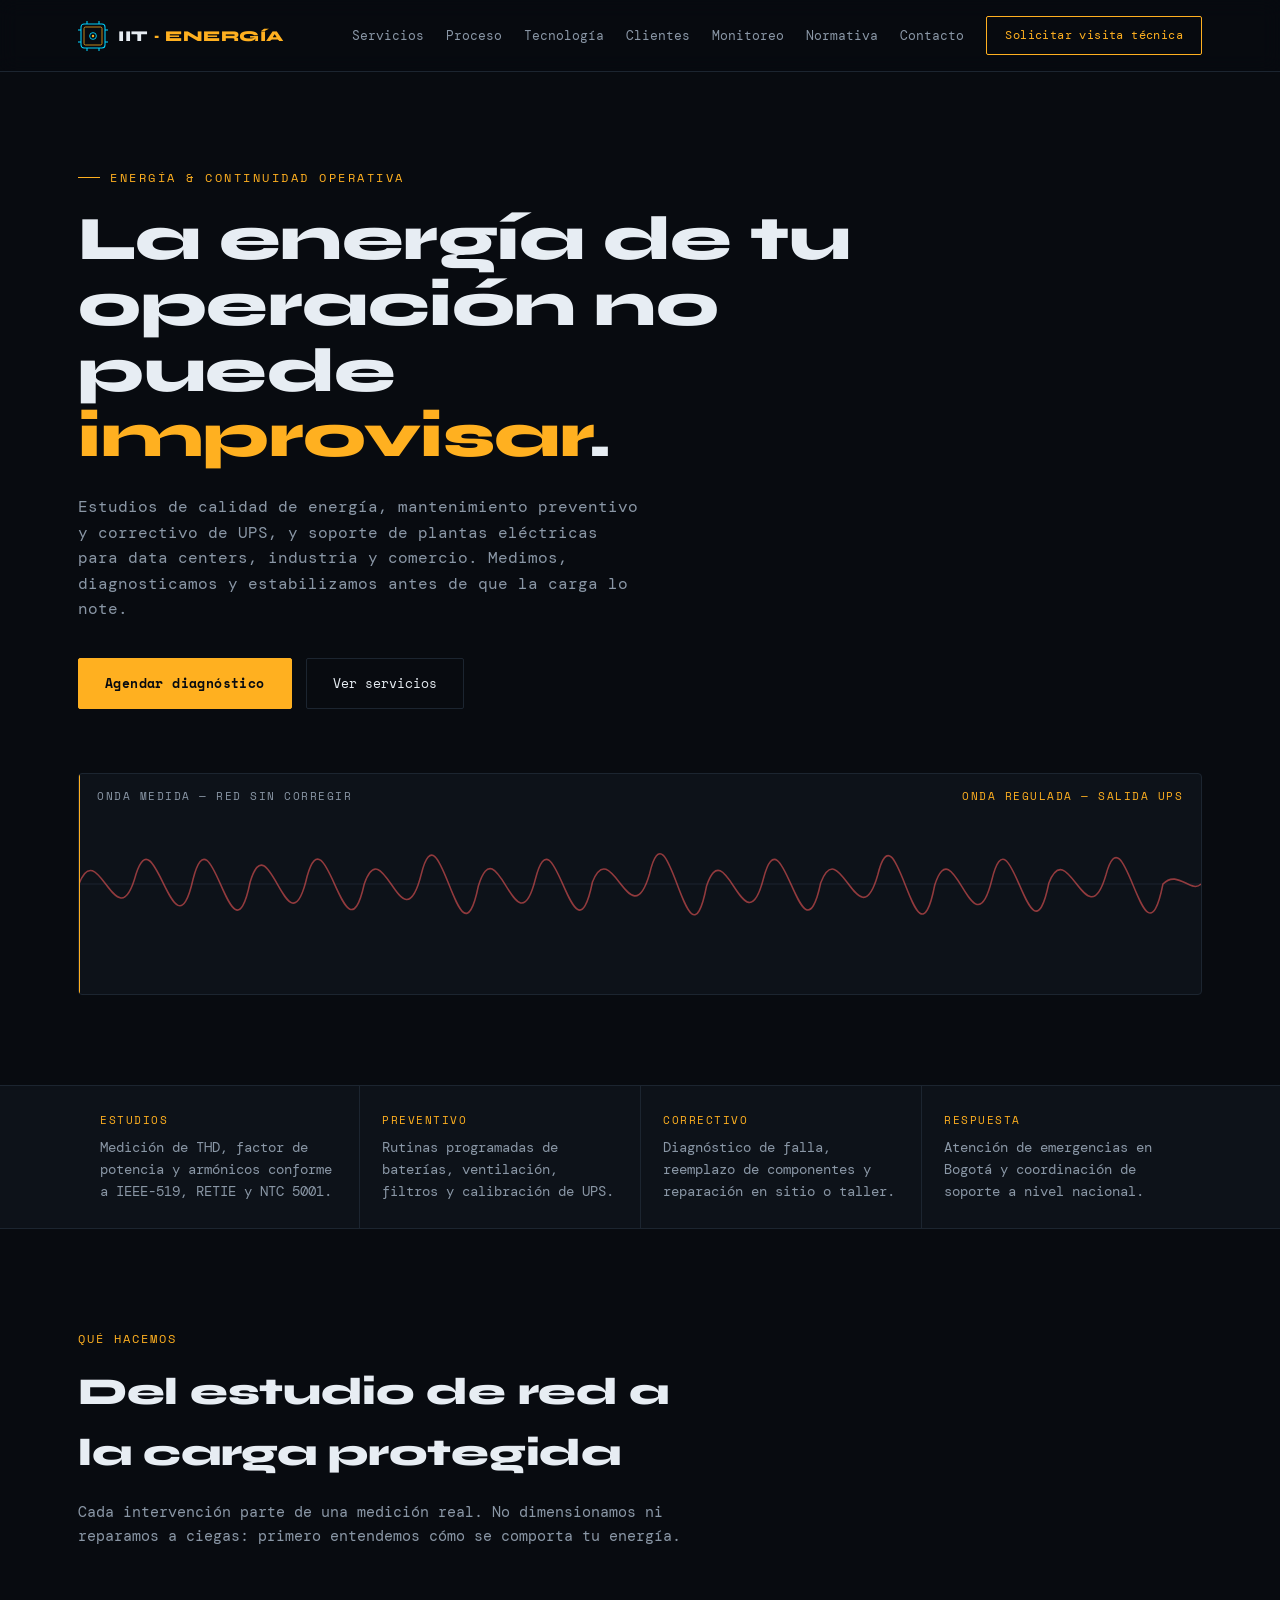
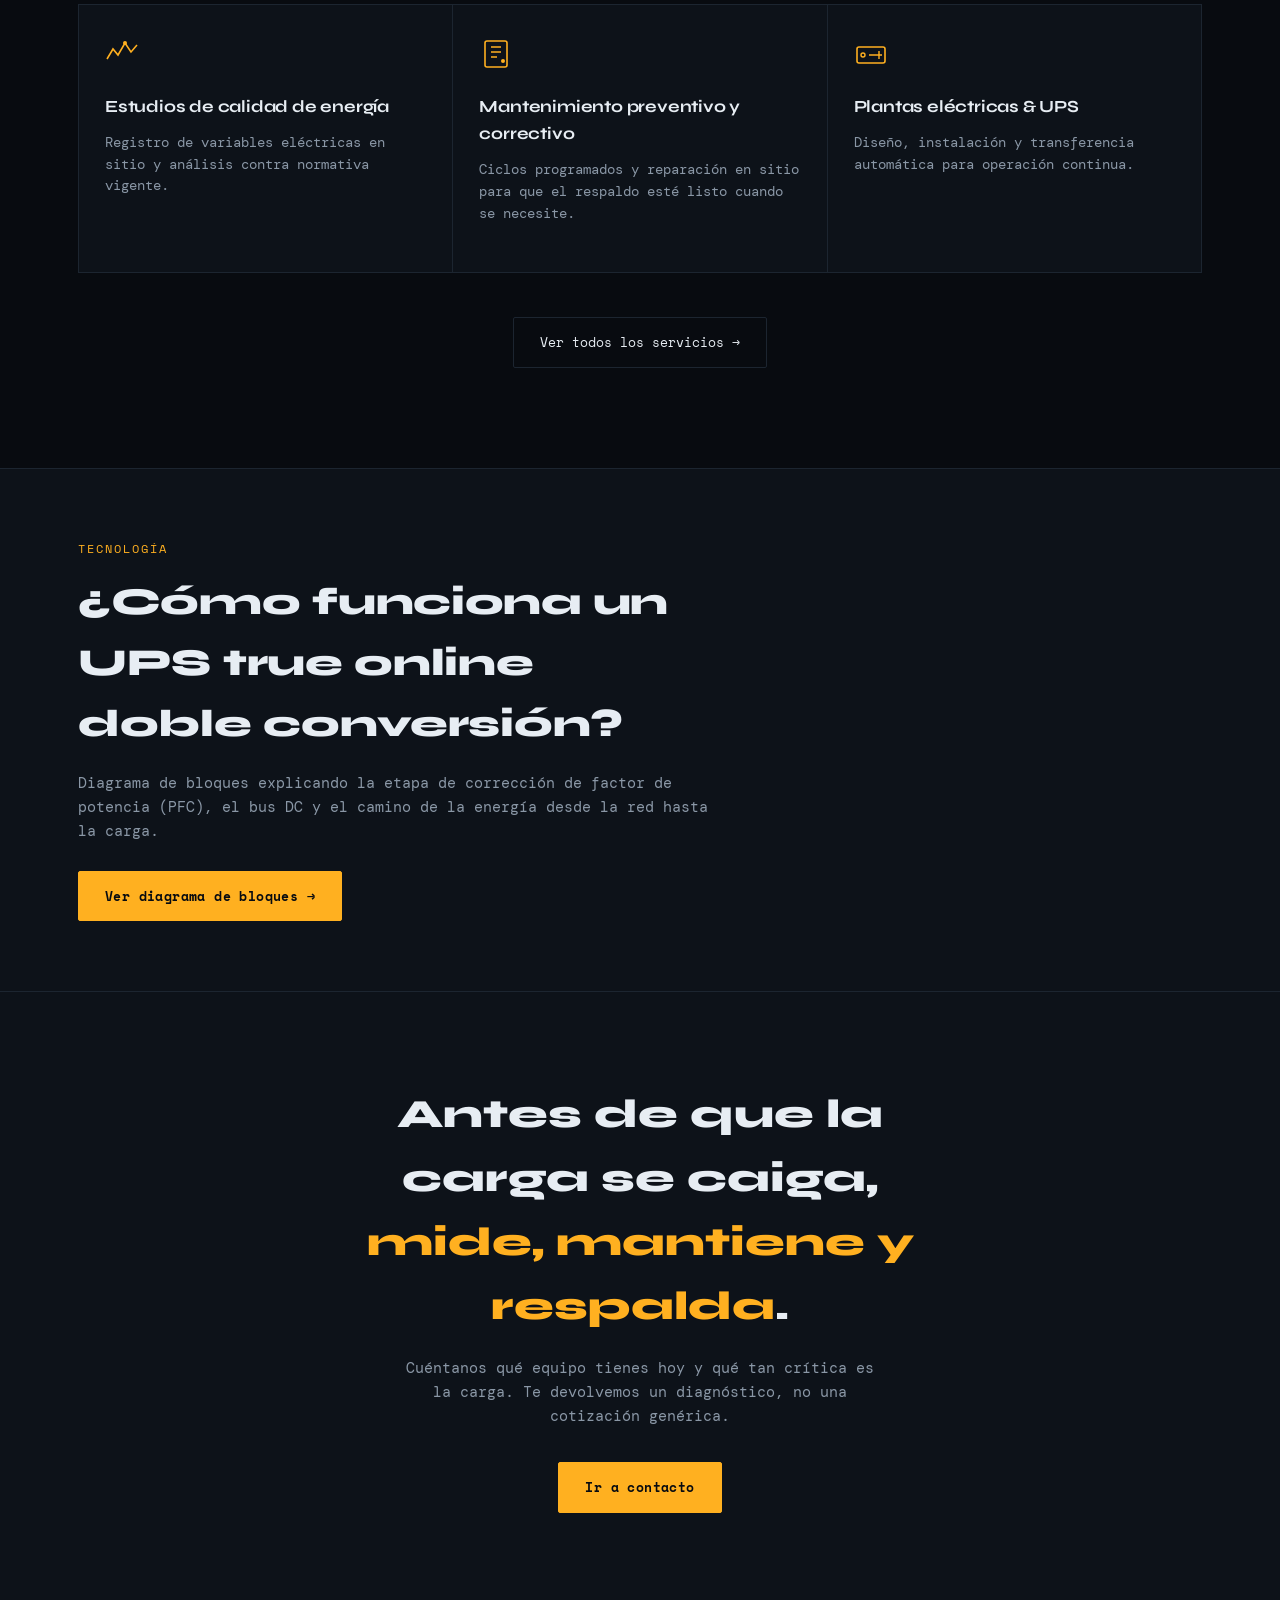
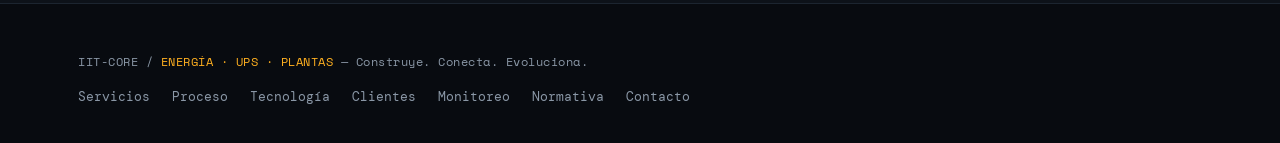
<file: index.html>
<!DOCTYPE html>
<html lang="es">
<head>
<meta charset="UTF-8">
<meta name="viewport" content="width=device-width, initial-scale=1.0">
<title>Energía & UPS · Infraestructura-IT</title>
<meta name="description" content="Estudios de calidad de energía, mantenimiento preventivo y correctivo de UPS, plantas eléctricas y diseño de respaldo crítico.">
<link rel="preconnect" href="https://fonts.googleapis.com">
<link rel="preconnect" href="https://fonts.gstatic.com" crossorigin>
<link href="https://fonts.googleapis.com/css2?family=Syne:wght@600;700;800&family=Space+Mono:ital,wght@0,400;0,700;1,400&family=DM+Mono:wght@400;500&display=swap" rel="stylesheet">
<link rel="stylesheet" href="assets/styles.css">
</head>
<body>

<header>
  <nav>
    <a class="chip" href="index.html">
      <svg viewBox="0 0 40 40" fill="none">
        <rect x="4" y="4" width="32" height="32" rx="4" stroke="#00D4FF" stroke-width="1.4"/>
        <rect x="8" y="8" width="24" height="24" rx="2" stroke="#FFB020" stroke-width="1"/>
        <circle cx="20" cy="20" r="4.5" stroke="#00D4FF" stroke-width="1.2"/>
        <circle cx="20" cy="20" r="1.6" fill="#FFB020"/>
        <line x1="0" y1="12" x2="4" y2="12" stroke="#00D4FF" stroke-width="1.4"/>
        <line x1="0" y1="28" x2="4" y2="28" stroke="#00D4FF" stroke-width="1.4"/>
        <line x1="36" y1="12" x2="40" y2="12" stroke="#00D4FF" stroke-width="1.4"/>
        <line x1="36" y1="28" x2="40" y2="28" stroke="#00D4FF" stroke-width="1.4"/>
        <line x1="12" y1="0" x2="12" y2="4" stroke="#00D4FF" stroke-width="1.4"/>
        <line x1="28" y1="0" x2="28" y2="4" stroke="#00D4FF" stroke-width="1.4"/>
        <line x1="12" y1="36" x2="12" y2="40" stroke="#00D4FF" stroke-width="1.4"/>
        <line x1="28" y1="36" x2="28" y2="40" stroke="#00D4FF" stroke-width="1.4"/>
      </svg>
      <div class="chip-text">IIT <span>· ENERGÍA</span></div>
    </a>
    <button class="menu-btn" id="menuBtn" aria-label="Abrir menú">☰</button>
    <div class="nav-links" id="navLinks">
      <a href="servicios.html">Servicios</a>
      <a href="proceso.html">Proceso</a>
      <a href="tecnologia.html">Tecnología</a>
      <a href="zona-clientes.html">Clientes</a>
      <a href="monitoreo.html">Monitoreo</a>
      <a href="normativa.html">Normativa</a>
      <a href="contacto.html">Contacto</a>
      <a href="contacto.html" class="nav-cta">Solicitar visita técnica</a>
    </div>
  </nav>
</header>

<section class="hero">
  <div class="wrap">
    <div class="eyebrow">Energía & Continuidad Operativa</div>
    <h1>La energía de tu operación no puede <em>improvisar</em>.</h1>
    <p class="lead">
      Estudios de calidad de energía, mantenimiento preventivo y correctivo de UPS,
      y soporte de plantas eléctricas para data centers, industria y comercio.
      Medimos, diagnosticamos y estabilizamos antes de que la carga lo note.
    </p>
    <div class="hero-actions">
      <a href="contacto.html" class="btn-primary">Agendar diagnóstico</a>
      <a href="servicios.html" class="btn-secondary">Ver servicios</a>
    </div>

    <div class="wave-box">
      <div class="tag">ONDA MEDIDA — RED SIN CORREGIR</div>
      <div class="tag right">ONDA REGULADA — SALIDA UPS</div>
      <svg class="wave-svg" viewBox="0 0 1180 220" preserveAspectRatio="none">
        <line x1="0" y1="110" x2="1180" y2="110" stroke="#1c2530" stroke-width="1"/>
        <path d="M0,110 C20,60 40,170 60,100 C80,40 100,190 120,105
                 C140,30 160,200 180,108 C200,45 220,185 240,102
                 C260,35 280,195 300,110 C320,55 340,175 360,100
                 C380,25 400,205 420,112 C440,50 460,180 480,105
                 C500,30 520,200 540,108 C560,60 580,165 600,100
                 C620,20 640,210 660,112 C680,55 700,178 720,104
                 C740,32 760,198 780,109 C800,58 820,168 840,101
                 C860,24 880,208 900,111 C920,52 940,182 960,106
                 C980,28 1000,202 1020,109 C1040,60 1060,166 1080,101
                 C1100,30 1120,205 1140,110 C1155,95 1170,120 1180,110"
              fill="none" stroke="#FF5C5C" stroke-width="1.6" opacity="0.55"/>
      </svg>
      <div class="wave-clip">
        <svg viewBox="0 0 1180 220" preserveAspectRatio="none">
          <line x1="0" y1="110" x2="1180" y2="110" stroke="#1c2530" stroke-width="1"/>
          <path d="M0,110 Q59,20 118,110 T236,110 T354,110 T472,110 T590,110 T708,110 T826,110 T944,110 T1062,110 T1180,110"
                fill="none" stroke="#FFB020" stroke-width="2.2"/>
        </svg>
      </div>
    </div>
  </div>
</section>

<div class="strip">
  <div class="wrap">
    <div class="strip-item">
      <div class="n">ESTUDIOS</div>
      <p>Medición de THD, factor de potencia y armónicos conforme a IEEE-519, RETIE y NTC 5001.</p>
    </div>
    <div class="strip-item">
      <div class="n">PREVENTIVO</div>
      <p>Rutinas programadas de baterías, ventilación, filtros y calibración de UPS.</p>
    </div>
    <div class="strip-item">
      <div class="n">CORRECTIVO</div>
      <p>Diagnóstico de falla, reemplazo de componentes y reparación en sitio o taller.</p>
    </div>
    <div class="strip-item">
      <div class="n">RESPUESTA</div>
      <p>Atención de emergencias en Bogotá y coordinación de soporte a nivel nacional.</p>
    </div>
  </div>
</div>

<section class="section" id="servicios">
  <div class="wrap">
    <div class="section-head">
      <div class="section-eyebrow">Qué hacemos</div>
      <h2>Del estudio de red a la carga protegida</h2>
      <p>Cada intervención parte de una medición real. No dimensionamos ni reparamos a ciegas: primero entendemos cómo se comporta tu energía.</p>
    </div>

    <div class="cards">
      <div class="card">
        <svg class="icon" viewBox="0 0 34 34" fill="none">
          <path d="M2 22 L8 12 L13 18 L20 6 L26 15 L32 8" stroke="#FFB020" stroke-width="1.6" fill="none"/>
          <circle cx="20" cy="6" r="2" fill="#FFB020"/>
        </svg>
        <h3>Estudios de calidad de energía</h3>
        <p>Registro de variables eléctricas en sitio y análisis contra normativa vigente.</p>
      </div>
      <div class="card">
        <svg class="icon" viewBox="0 0 34 34" fill="none">
          <rect x="6" y="4" width="22" height="26" rx="2" stroke="#FFB020" stroke-width="1.6"/>
          <path d="M12 10h10M12 15h10M12 20h6" stroke="#FFB020" stroke-width="1.4"/>
          <circle cx="24" cy="24" r="2" fill="#FFB020"/>
        </svg>
        <h3>Mantenimiento preventivo y correctivo</h3>
        <p>Ciclos programados y reparación en sitio para que el respaldo esté listo cuando se necesite.</p>
      </div>
      <div class="card">
        <svg class="icon" viewBox="0 0 34 34" fill="none">
          <rect x="3" y="10" width="28" height="16" rx="2" stroke="#FFB020" stroke-width="1.6"/>
          <circle cx="9" cy="18" r="2" stroke="#FFB020" stroke-width="1.4"/>
          <path d="M15 18h13M25 14v8" stroke="#FFB020" stroke-width="1.4"/>
        </svg>
        <h3>Plantas eléctricas & UPS</h3>
        <p>Diseño, instalación y transferencia automática para operación continua.</p>
      </div>
    </div>
    <div class="card-link"><a href="servicios.html" class="btn-secondary">Ver todos los servicios →</a></div>
  </div>
</section>

<section class="section tight" style="border-top:1px solid var(--line); background:var(--surface);">
  <div class="wrap">
    <div class="section-head" style="margin-bottom:0;">
      <div class="section-eyebrow">Tecnología</div>
      <h2>¿Cómo funciona un UPS true online doble conversión?</h2>
      <p>Diagrama de bloques explicando la etapa de corrección de factor de potencia (PFC), el bus DC y el camino de la energía desde la red hasta la carga.</p>
      <div style="margin-top:28px;"><a href="tecnologia.html" class="btn-primary">Ver diagrama de bloques →</a></div>
    </div>
  </div>
</section>

<div class="cta" id="contacto">
  <div class="wrap">
    <h2>Antes de que la carga se caiga, <em>mide, mantiene y respalda</em>.</h2>
    <p>Cuéntanos qué equipo tienes hoy y qué tan crítica es la carga. Te devolvemos un diagnóstico, no una cotización genérica.</p>
    <a href="contacto.html" class="btn-primary">Ir a contacto</a>
  </div>
</div>

<footer>
  <div class="wrap foot-row">
    <div class="foot-tag">IIT-CORE / <span>ENERGÍA · UPS · PLANTAS</span> — Construye. Conecta. Evoluciona.</div>
    <div class="foot-links">
      <a href="servicios.html">Servicios</a>
      <a href="proceso.html">Proceso</a>
      <a href="tecnologia.html">Tecnología</a>
      <a href="zona-clientes.html">Clientes</a>
      <a href="monitoreo.html">Monitoreo</a>
      <a href="normativa.html">Normativa</a>
      <a href="contacto.html">Contacto</a>
    </div>
  </div>
</footer>

<script src="assets/site.js"></script>
</body>
</html>
</file>
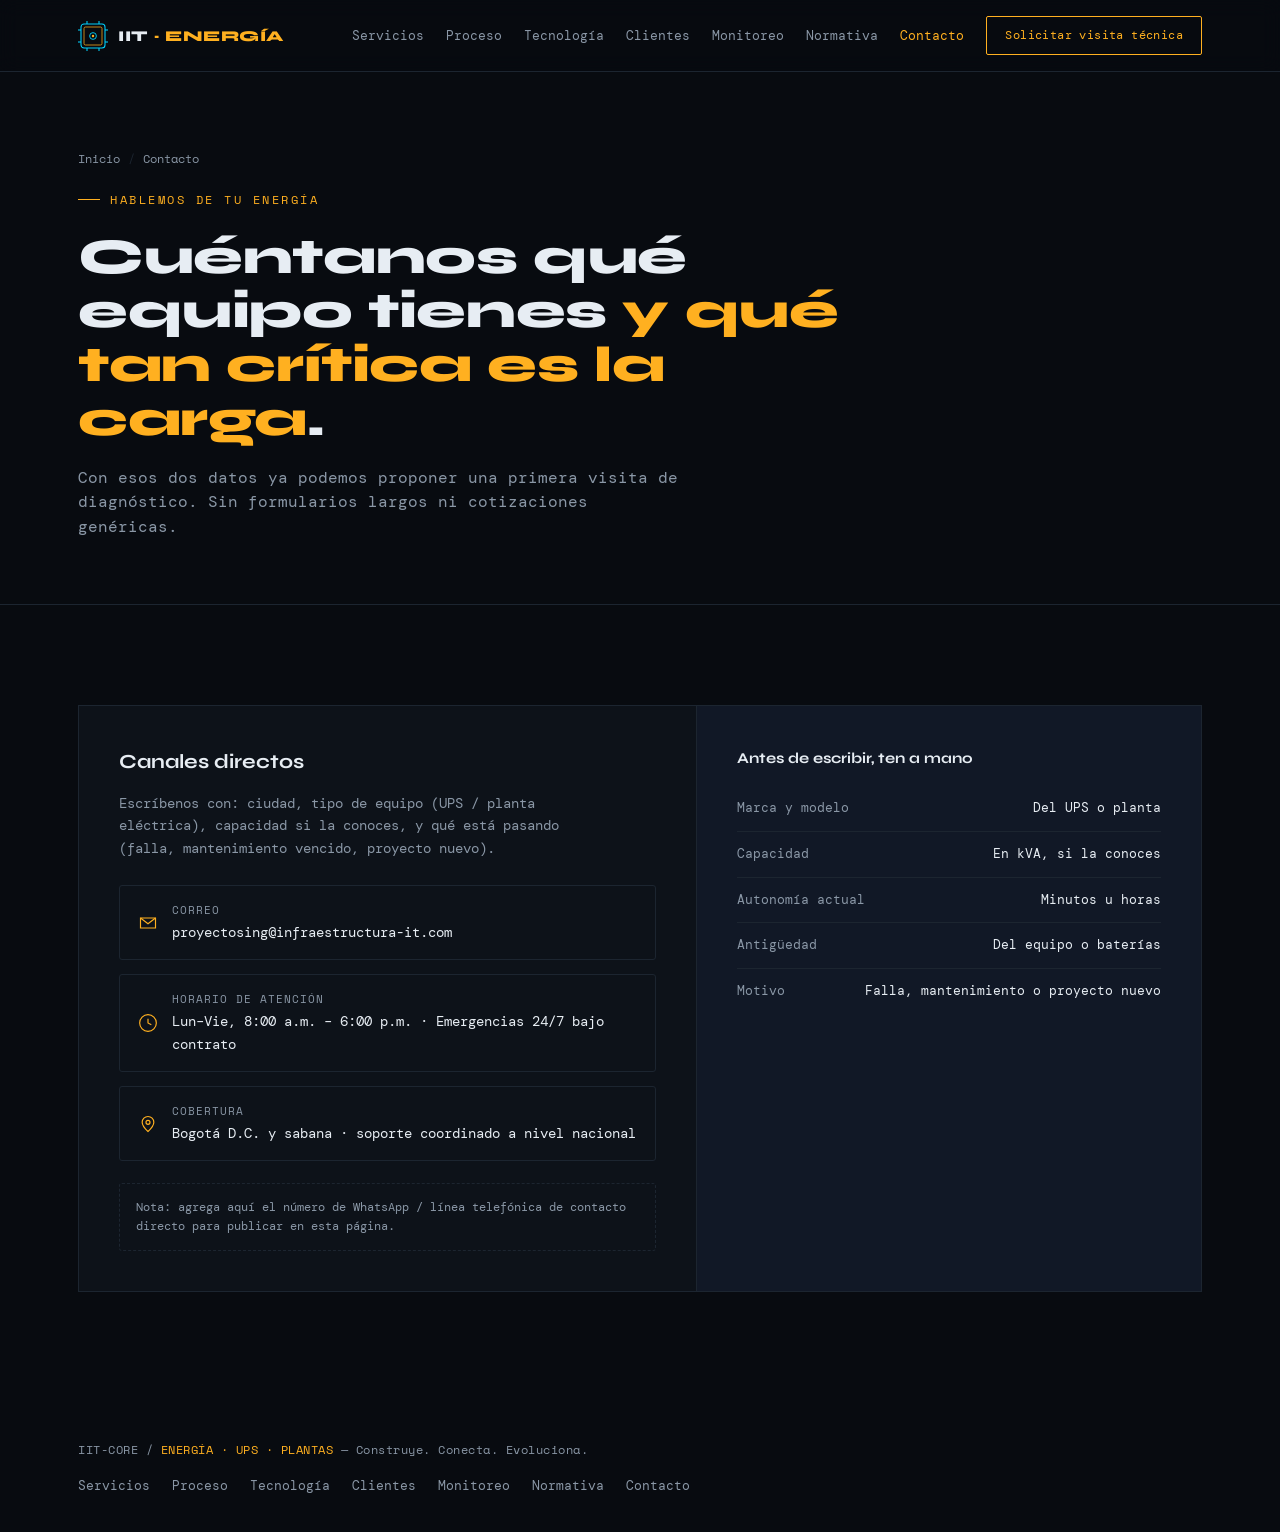
<file: contacto.html>
<!DOCTYPE html>
<html lang="es">
<head>
<meta charset="UTF-8">
<meta name="viewport" content="width=device-width, initial-scale=1.0">
<title>Contacto · Energía & UPS · Infraestructura-IT</title>
<meta name="description" content="Agenda un diagnóstico de calidad de energía o mantenimiento de UPS y plantas eléctricas.">
<link rel="preconnect" href="https://fonts.googleapis.com">
<link rel="preconnect" href="https://fonts.gstatic.com" crossorigin>
<link href="https://fonts.googleapis.com/css2?family=Syne:wght@600;700;800&family=Space+Mono:ital,wght@0,400;0,700;1,400&family=DM+Mono:wght@400;500&display=swap" rel="stylesheet">
<link rel="stylesheet" href="assets/styles.css">
</head>
<body>

<header>
  <nav>
    <a class="chip" href="index.html">
      <svg viewBox="0 0 40 40" fill="none">
        <rect x="4" y="4" width="32" height="32" rx="4" stroke="#00D4FF" stroke-width="1.4"/>
        <rect x="8" y="8" width="24" height="24" rx="2" stroke="#FFB020" stroke-width="1"/>
        <circle cx="20" cy="20" r="4.5" stroke="#00D4FF" stroke-width="1.2"/>
        <circle cx="20" cy="20" r="1.6" fill="#FFB020"/>
        <line x1="0" y1="12" x2="4" y2="12" stroke="#00D4FF" stroke-width="1.4"/>
        <line x1="0" y1="28" x2="4" y2="28" stroke="#00D4FF" stroke-width="1.4"/>
        <line x1="36" y1="12" x2="40" y2="12" stroke="#00D4FF" stroke-width="1.4"/>
        <line x1="36" y1="28" x2="40" y2="28" stroke="#00D4FF" stroke-width="1.4"/>
        <line x1="12" y1="0" x2="12" y2="4" stroke="#00D4FF" stroke-width="1.4"/>
        <line x1="28" y1="0" x2="28" y2="4" stroke="#00D4FF" stroke-width="1.4"/>
        <line x1="12" y1="36" x2="12" y2="40" stroke="#00D4FF" stroke-width="1.4"/>
        <line x1="28" y1="36" x2="28" y2="40" stroke="#00D4FF" stroke-width="1.4"/>
      </svg>
      <div class="chip-text">IIT <span>· ENERGÍA</span></div>
    </a>
    <button class="menu-btn" id="menuBtn" aria-label="Abrir menú">☰</button>
    <div class="nav-links" id="navLinks">
      <a href="servicios.html">Servicios</a>
      <a href="proceso.html">Proceso</a>
      <a href="tecnologia.html">Tecnología</a>
      <a href="zona-clientes.html">Clientes</a>
      <a href="monitoreo.html">Monitoreo</a>
      <a href="normativa.html">Normativa</a>
      <a href="contacto.html" class="active">Contacto</a>
      <a href="contacto.html" class="nav-cta">Solicitar visita técnica</a>
    </div>
  </nav>
</header>

<section class="page-hero">
  <div class="wrap">
    <div class="crumb"><a href="index.html">Inicio</a><span class="sep">/</span>Contacto</div>
    <div class="eyebrow">Hablemos de tu energía</div>
    <h1>Cuéntanos qué equipo tienes <em>y qué tan crítica es la carga</em>.</h1>
    <p class="lead">Con esos dos datos ya podemos proponer una primera visita de diagnóstico. Sin formularios largos ni cotizaciones genéricas.</p>
  </div>
</section>

<section class="section">
  <div class="wrap">
    <div class="contact-grid">
      <div class="contact-main">
        <h3>Canales directos</h3>
        <p>Escríbenos con: ciudad, tipo de equipo (UPS / planta eléctrica), capacidad si la conoces, y qué está pasando (falla, mantenimiento vencido, proyecto nuevo).</p>

        <div class="contact-channels">
          <a class="channel" href="mailto:proyectosing@infraestructura-it.com">
            <svg class="ic" viewBox="0 0 24 24" fill="none"><path d="M3 6h18v12H3z" stroke="#FFB020" stroke-width="1.4"/><path d="M3 6l9 7 9-7" stroke="#FFB020" stroke-width="1.4"/></svg>
            <div>
              <div class="label">Correo</div>
              <div class="value">proyectosing@infraestructura-it.com</div>
            </div>
          </a>

          <div class="channel">
            <svg class="ic" viewBox="0 0 24 24" fill="none"><path d="M12 2a10 10 0 100 20 10 10 0 000-20z" stroke="#FFB020" stroke-width="1.4"/><path d="M12 7v5l4 2" stroke="#FFB020" stroke-width="1.4"/></svg>
            <div>
              <div class="label">Horario de atención</div>
              <div class="value">Lun–Vie, 8:00 a.m. – 6:00 p.m. · Emergencias 24/7 bajo contrato</div>
            </div>
          </div>

          <div class="channel">
            <svg class="ic" viewBox="0 0 24 24" fill="none"><path d="M12 21s-7-6.2-7-11a7 7 0 1114 0c0 4.8-7 11-7 11z" stroke="#FFB020" stroke-width="1.4"/><circle cx="12" cy="10" r="2.4" stroke="#FFB020" stroke-width="1.4"/></svg>
            <div>
              <div class="label">Cobertura</div>
              <div class="value">Bogotá D.C. y sabana · soporte coordinado a nivel nacional</div>
            </div>
          </div>
        </div>

        <div class="note-box">
          Nota: agrega aquí el número de WhatsApp / línea telefónica de contacto directo para publicar en esta página.
        </div>
      </div>

      <div class="contact-side">
        <h4>Antes de escribir, ten a mano</h4>
        <div class="row"><span>Marca y modelo</span><span>Del UPS o planta</span></div>
        <div class="row"><span>Capacidad</span><span>En kVA, si la conoces</span></div>
        <div class="row"><span>Autonomía actual</span><span>Minutos u horas</span></div>
        <div class="row"><span>Antigüedad</span><span>Del equipo o baterías</span></div>
        <div class="row"><span>Motivo</span><span>Falla, mantenimiento o proyecto nuevo</span></div>
      </div>
    </div>
  </div>
</section>

<footer>
  <div class="wrap foot-row">
    <div class="foot-tag">IIT-CORE / <span>ENERGÍA · UPS · PLANTAS</span> — Construye. Conecta. Evoluciona.</div>
    <div class="foot-links">
      <a href="servicios.html">Servicios</a>
      <a href="proceso.html">Proceso</a>
      <a href="tecnologia.html">Tecnología</a>
      <a href="zona-clientes.html">Clientes</a>
      <a href="monitoreo.html">Monitoreo</a>
      <a href="normativa.html">Normativa</a>
      <a href="contacto.html">Contacto</a>
    </div>
  </div>
</footer>

<script src="assets/site.js"></script>
</body>
</html>
</file>
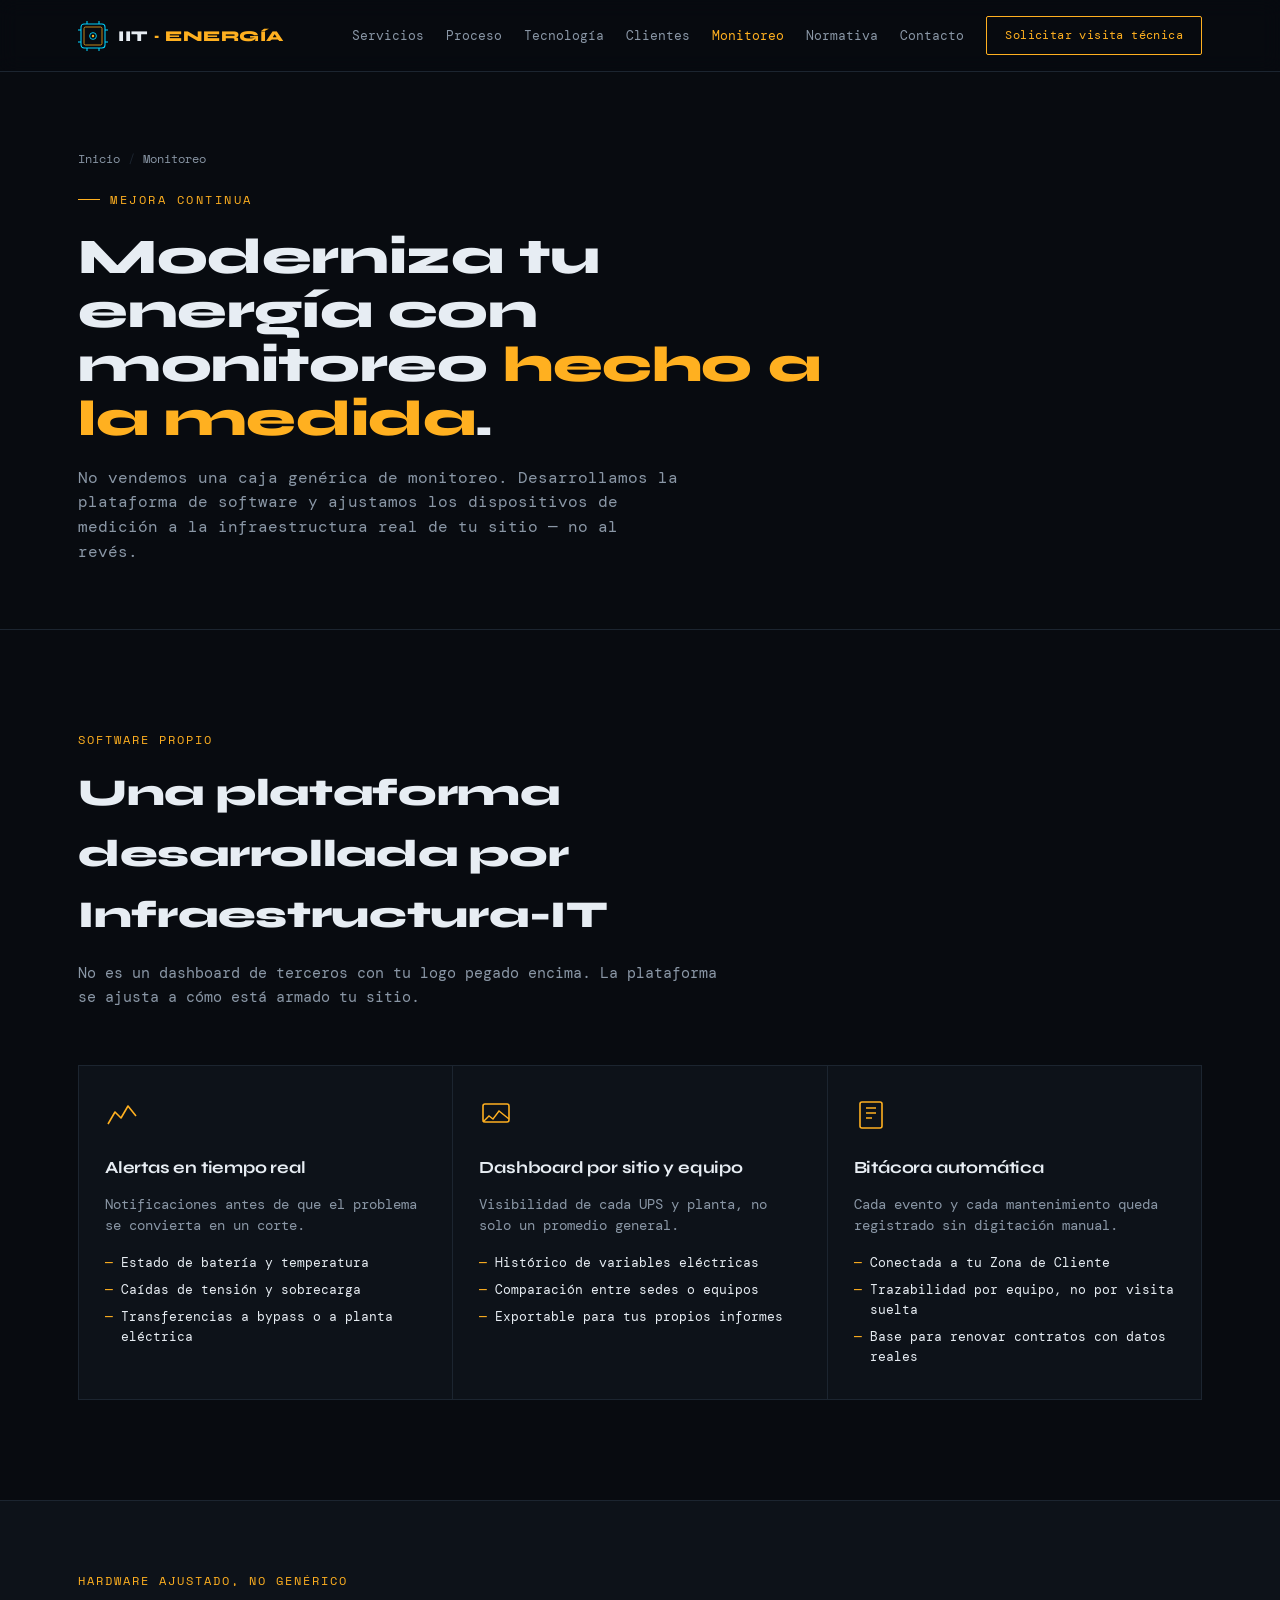
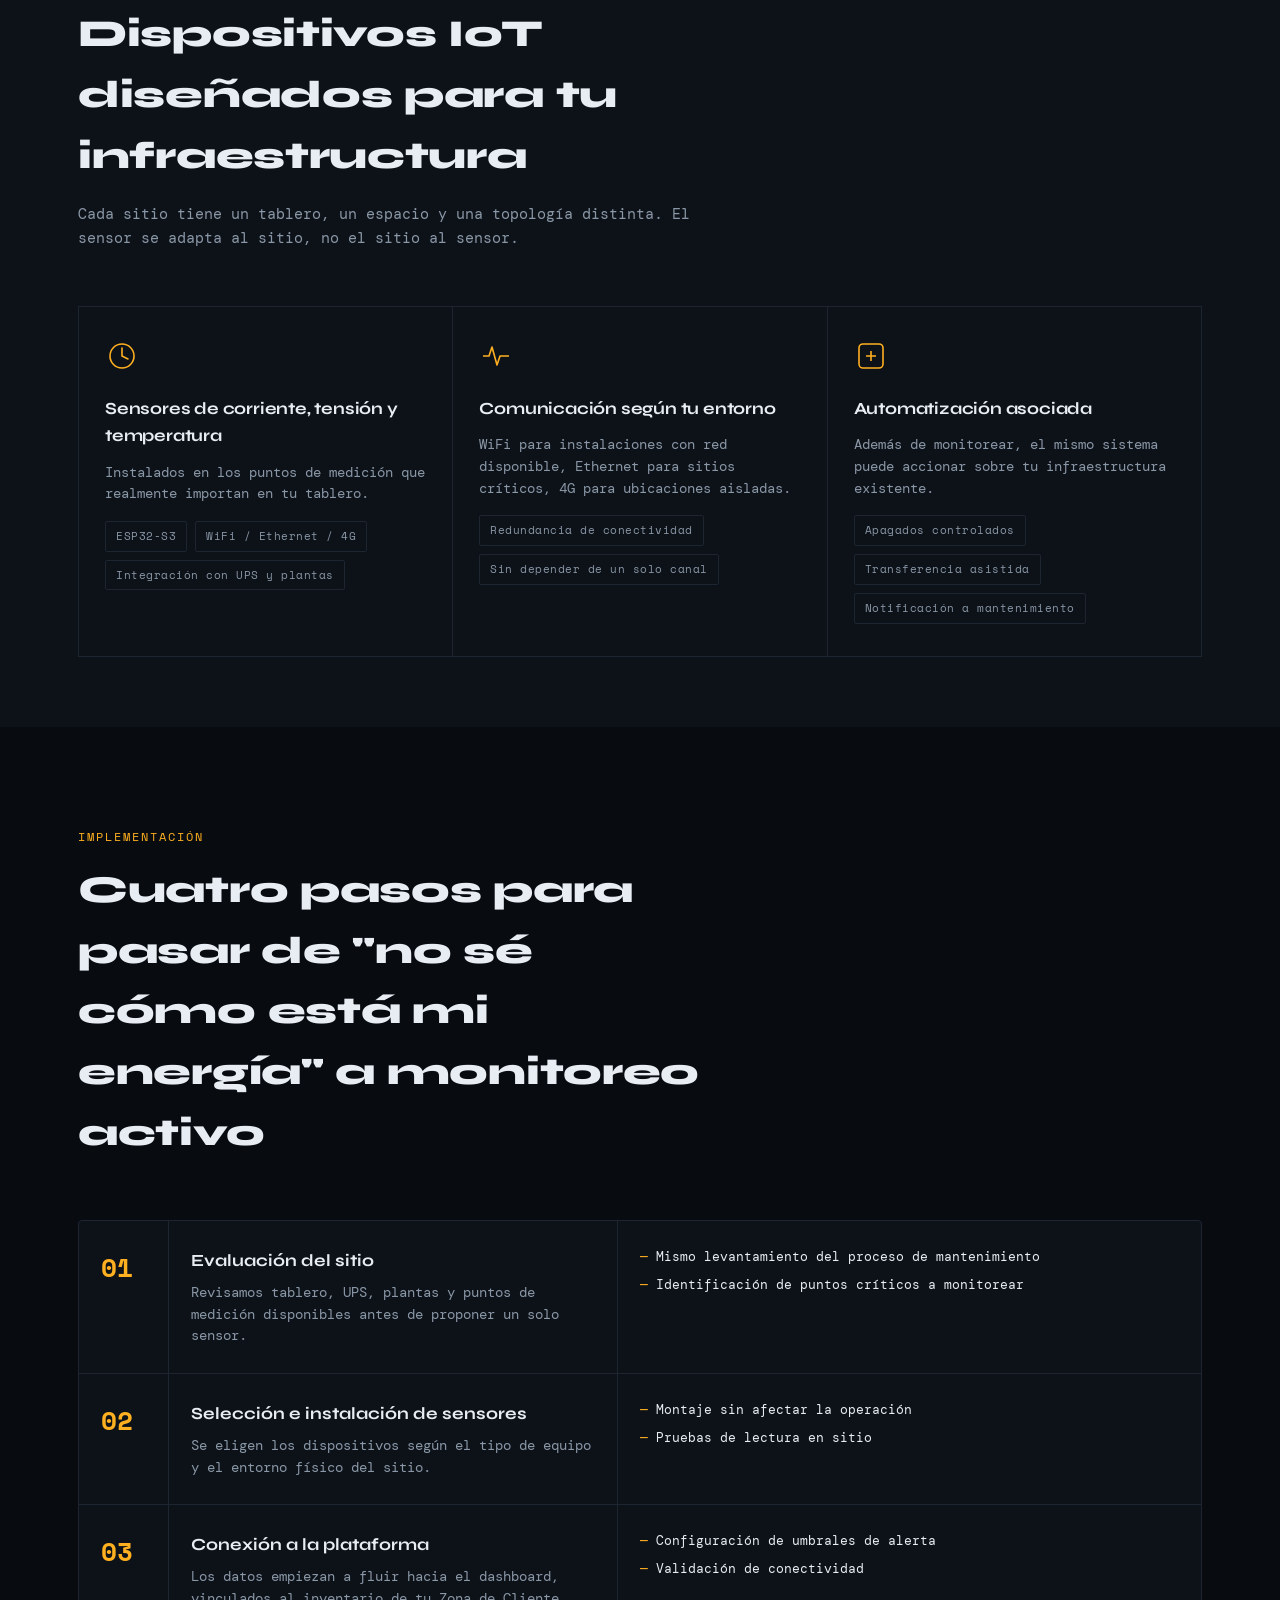
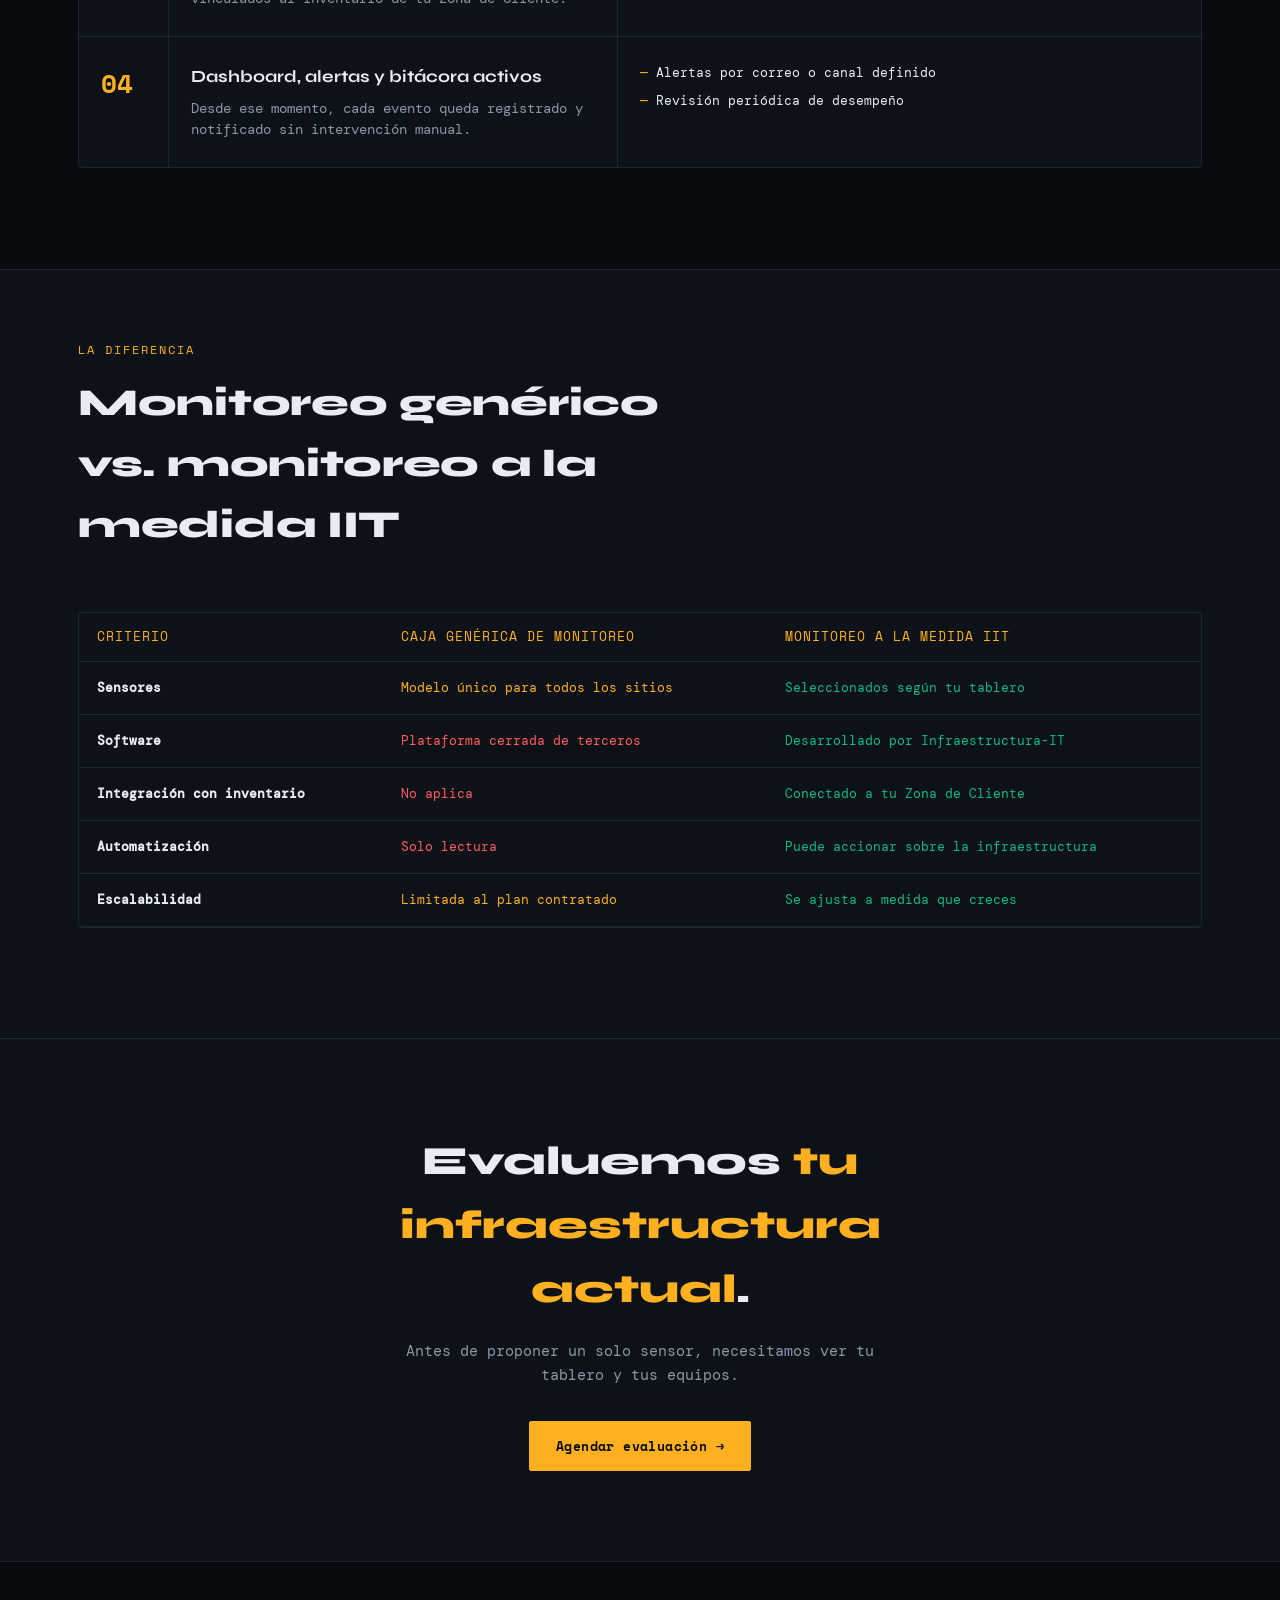
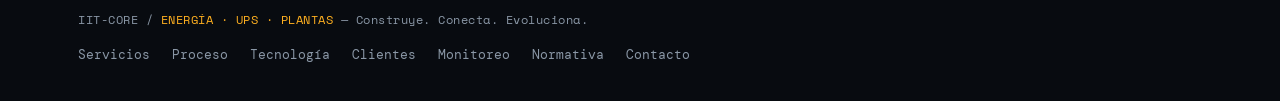
<file: monitoreo.html>
<!DOCTYPE html>
<html lang="es">
<head>
<meta charset="UTF-8">
<meta name="viewport" content="width=device-width, initial-scale=1.0">
<title>Monitoreo & Mejora de Infraestructura · Infraestructura-IT</title>
<meta name="description" content="Software de monitoreo desarrollado por Infraestructura-IT y dispositivos IoT ajustados a tu infraestructura real.">
<link rel="preconnect" href="https://fonts.googleapis.com">
<link rel="preconnect" href="https://fonts.gstatic.com" crossorigin>
<link href="https://fonts.googleapis.com/css2?family=Syne:wght@600;700;800&family=Space+Mono:ital,wght@0,400;0,700;1,400&family=DM+Mono:wght@400;500&display=swap" rel="stylesheet">
<link rel="stylesheet" href="assets/styles.css">
</head>
<body>

<header>
  <nav>
    <a class="chip" href="index.html">
      <svg viewBox="0 0 40 40" fill="none">
        <rect x="4" y="4" width="32" height="32" rx="4" stroke="#00D4FF" stroke-width="1.4"/>
        <rect x="8" y="8" width="24" height="24" rx="2" stroke="#FFB020" stroke-width="1"/>
        <circle cx="20" cy="20" r="4.5" stroke="#00D4FF" stroke-width="1.2"/>
        <circle cx="20" cy="20" r="1.6" fill="#FFB020"/>
        <line x1="0" y1="12" x2="4" y2="12" stroke="#00D4FF" stroke-width="1.4"/>
        <line x1="0" y1="28" x2="4" y2="28" stroke="#00D4FF" stroke-width="1.4"/>
        <line x1="36" y1="12" x2="40" y2="12" stroke="#00D4FF" stroke-width="1.4"/>
        <line x1="36" y1="28" x2="40" y2="28" stroke="#00D4FF" stroke-width="1.4"/>
        <line x1="12" y1="0" x2="12" y2="4" stroke="#00D4FF" stroke-width="1.4"/>
        <line x1="28" y1="0" x2="28" y2="4" stroke="#00D4FF" stroke-width="1.4"/>
        <line x1="12" y1="36" x2="12" y2="40" stroke="#00D4FF" stroke-width="1.4"/>
        <line x1="28" y1="36" x2="28" y2="40" stroke="#00D4FF" stroke-width="1.4"/>
      </svg>
      <div class="chip-text">IIT <span>· ENERGÍA</span></div>
    </a>
    <button class="menu-btn" id="menuBtn" aria-label="Abrir menú">☰</button>
    <div class="nav-links" id="navLinks">
      <a href="servicios.html">Servicios</a>
      <a href="proceso.html">Proceso</a>
      <a href="tecnologia.html">Tecnología</a>
      <a href="zona-clientes.html">Clientes</a>
      <a href="monitoreo.html" class="active">Monitoreo</a>
      <a href="normativa.html">Normativa</a>
      <a href="contacto.html">Contacto</a>
      <a href="contacto.html" class="nav-cta">Solicitar visita técnica</a>
    </div>
  </nav>
</header>

<section class="page-hero">
  <div class="wrap">
    <div class="crumb"><a href="index.html">Inicio</a><span class="sep">/</span>Monitoreo</div>
    <div class="eyebrow">Mejora continua</div>
    <h1>Moderniza tu energía con monitoreo <em>hecho a la medida</em>.</h1>
    <p class="lead">
      No vendemos una caja genérica de monitoreo. Desarrollamos la plataforma de software
      y ajustamos los dispositivos de medición a la infraestructura real de tu sitio —
      no al revés.
    </p>
  </div>
</section>

<section class="section">
  <div class="wrap">
    <div class="section-head">
      <div class="section-eyebrow">Software propio</div>
      <h2>Una plataforma desarrollada por Infraestructura-IT</h2>
      <p>No es un dashboard de terceros con tu logo pegado encima. La plataforma se ajusta a cómo está armado tu sitio.</p>
    </div>

    <div class="cards">
      <div class="card">
        <svg class="icon" viewBox="0 0 34 34" fill="none">
          <path d="M3 26 L10 14 L16 20 L23 8 L31 18" stroke="#FFB020" stroke-width="1.6" fill="none" stroke-linejoin="round"/>
        </svg>
        <h3>Alertas en tiempo real</h3>
        <p>Notificaciones antes de que el problema se convierta en un corte.</p>
        <ul>
          <li>Estado de batería y temperatura</li>
          <li>Caídas de tensión y sobrecarga</li>
          <li>Transferencias a bypass o a planta eléctrica</li>
        </ul>
      </div>
      <div class="card">
        <svg class="icon" viewBox="0 0 34 34" fill="none">
          <rect x="4" y="6" width="26" height="18" rx="2" stroke="#FFB020" stroke-width="1.6"/>
          <path d="M4 24l6-6 4 3 6-8 10 8" stroke="#FFB020" stroke-width="1.4" fill="none"/>
        </svg>
        <h3>Dashboard por sitio y equipo</h3>
        <p>Visibilidad de cada UPS y planta, no solo un promedio general.</p>
        <ul>
          <li>Histórico de variables eléctricas</li>
          <li>Comparación entre sedes o equipos</li>
          <li>Exportable para tus propios informes</li>
        </ul>
      </div>
      <div class="card">
        <svg class="icon" viewBox="0 0 34 34" fill="none">
          <rect x="6" y="4" width="22" height="26" rx="2" stroke="#FFB020" stroke-width="1.6"/>
          <path d="M12 10h10M12 15h10M12 20h6" stroke="#FFB020" stroke-width="1.4"/>
        </svg>
        <h3>Bitácora automática</h3>
        <p>Cada evento y cada mantenimiento queda registrado sin digitación manual.</p>
        <ul>
          <li>Conectada a tu Zona de Cliente</li>
          <li>Trazabilidad por equipo, no por visita suelta</li>
          <li>Base para renovar contratos con datos reales</li>
        </ul>
      </div>
    </div>
  </div>
</section>

<section class="section tight" style="border-top:1px solid var(--line); background:var(--surface);">
  <div class="wrap">
    <div class="section-head">
      <div class="section-eyebrow">Hardware ajustado, no genérico</div>
      <h2>Dispositivos IoT diseñados para tu infraestructura</h2>
      <p>Cada sitio tiene un tablero, un espacio y una topología distinta. El sensor se adapta al sitio, no el sitio al sensor.</p>
    </div>

    <div class="cards">
      <div class="card">
        <svg class="icon" viewBox="0 0 34 34" fill="none">
          <circle cx="17" cy="17" r="12" stroke="#FFB020" stroke-width="1.6"/>
          <path d="M17 9v8l6 3" stroke="#FFB020" stroke-width="1.6" stroke-linecap="round"/>
        </svg>
        <h3>Sensores de corriente, tensión y temperatura</h3>
        <p>Instalados en los puntos de medición que realmente importan en tu tablero.</p>
        <div class="tag-row">
          <span class="dtag">ESP32-S3</span>
          <span class="dtag">WiFi / Ethernet / 4G</span>
          <span class="dtag">Integración con UPS y plantas</span>
        </div>
      </div>
      <div class="card">
        <svg class="icon" viewBox="0 0 34 34" fill="none">
          <path d="M4 17h6l3-9 5 18 3-9h9" stroke="#FFB020" stroke-width="1.6" fill="none" stroke-linejoin="round"/>
        </svg>
        <h3>Comunicación según tu entorno</h3>
        <p>WiFi para instalaciones con red disponible, Ethernet para sitios críticos, 4G para ubicaciones aisladas.</p>
        <div class="tag-row">
          <span class="dtag">Redundancia de conectividad</span>
          <span class="dtag">Sin depender de un solo canal</span>
        </div>
      </div>
      <div class="card">
        <svg class="icon" viewBox="0 0 34 34" fill="none">
          <rect x="5" y="5" width="24" height="24" rx="4" stroke="#FFB020" stroke-width="1.6"/>
          <path d="M12 17h10M17 12v10" stroke="#FFB020" stroke-width="1.6"/>
        </svg>
        <h3>Automatización asociada</h3>
        <p>Además de monitorear, el mismo sistema puede accionar sobre tu infraestructura existente.</p>
        <div class="tag-row">
          <span class="dtag">Apagados controlados</span>
          <span class="dtag">Transferencia asistida</span>
          <span class="dtag">Notificación a mantenimiento</span>
        </div>
      </div>
    </div>
  </div>
</section>

<section class="section">
  <div class="wrap">
    <div class="section-head">
      <div class="section-eyebrow">Implementación</div>
      <h2>Cuatro pasos para pasar de "no sé cómo está mi energía" a monitoreo activo</h2>
    </div>

    <div class="proc-detail">
      <div class="proc-row">
        <div class="proc-num">01</div>
        <div class="proc-main">
          <h4>Evaluación del sitio</h4>
          <p>Revisamos tablero, UPS, plantas y puntos de medición disponibles antes de proponer un solo sensor.</p>
        </div>
        <div class="proc-side">
          <ul><li>Mismo levantamiento del proceso de mantenimiento</li><li>Identificación de puntos críticos a monitorear</li></ul>
        </div>
      </div>
      <div class="proc-row">
        <div class="proc-num">02</div>
        <div class="proc-main">
          <h4>Selección e instalación de sensores</h4>
          <p>Se eligen los dispositivos según el tipo de equipo y el entorno físico del sitio.</p>
        </div>
        <div class="proc-side">
          <ul><li>Montaje sin afectar la operación</li><li>Pruebas de lectura en sitio</li></ul>
        </div>
      </div>
      <div class="proc-row">
        <div class="proc-num">03</div>
        <div class="proc-main">
          <h4>Conexión a la plataforma</h4>
          <p>Los datos empiezan a fluir hacia el dashboard, vinculados al inventario de tu Zona de Cliente.</p>
        </div>
        <div class="proc-side">
          <ul><li>Configuración de umbrales de alerta</li><li>Validación de conectividad</li></ul>
        </div>
      </div>
      <div class="proc-row">
        <div class="proc-num">04</div>
        <div class="proc-main">
          <h4>Dashboard, alertas y bitácora activos</h4>
          <p>Desde ese momento, cada evento queda registrado y notificado sin intervención manual.</p>
        </div>
        <div class="proc-side">
          <ul><li>Alertas por correo o canal definido</li><li>Revisión periódica de desempeño</li></ul>
        </div>
      </div>
    </div>
  </div>
</section>

<section class="section tight" style="border-top:1px solid var(--line); background:var(--surface);">
  <div class="wrap">
    <div class="section-head">
      <div class="section-eyebrow">La diferencia</div>
      <h2>Monitoreo genérico vs. monitoreo a la medida IIT</h2>
    </div>

    <div class="table-wrap">
      <table class="compare-table">
        <thead>
          <tr><th>Criterio</th><th>Caja genérica de monitoreo</th><th>Monitoreo a la medida IIT</th></tr>
        </thead>
        <tbody>
          <tr><td>Sensores</td><td class="mid">Modelo único para todos los sitios</td><td class="tick">Seleccionados según tu tablero</td></tr>
          <tr><td>Software</td><td class="cross">Plataforma cerrada de terceros</td><td class="tick">Desarrollado por Infraestructura-IT</td></tr>
          <tr><td>Integración con inventario</td><td class="cross">No aplica</td><td class="tick">Conectado a tu Zona de Cliente</td></tr>
          <tr><td>Automatización</td><td class="cross">Solo lectura</td><td class="tick">Puede accionar sobre la infraestructura</td></tr>
          <tr><td>Escalabilidad</td><td class="mid">Limitada al plan contratado</td><td class="tick">Se ajusta a medida que creces</td></tr>
        </tbody>
      </table>
    </div>
  </div>
</section>

<div class="cta">
  <div class="wrap">
    <h2>Evaluemos <em>tu infraestructura actual</em>.</h2>
    <p>Antes de proponer un solo sensor, necesitamos ver tu tablero y tus equipos.</p>
    <a href="contacto.html" class="btn-primary">Agendar evaluación →</a>
  </div>
</div>

<footer>
  <div class="wrap foot-row">
    <div class="foot-tag">IIT-CORE / <span>ENERGÍA · UPS · PLANTAS</span> — Construye. Conecta. Evoluciona.</div>
    <div class="foot-links">
      <a href="servicios.html">Servicios</a>
      <a href="proceso.html">Proceso</a>
      <a href="tecnologia.html">Tecnología</a>
      <a href="zona-clientes.html">Clientes</a>
      <a href="monitoreo.html">Monitoreo</a>
      <a href="normativa.html">Normativa</a>
      <a href="contacto.html">Contacto</a>
    </div>
  </div>
</footer>

<script src="assets/site.js"></script>
</body>
</html>
</file>
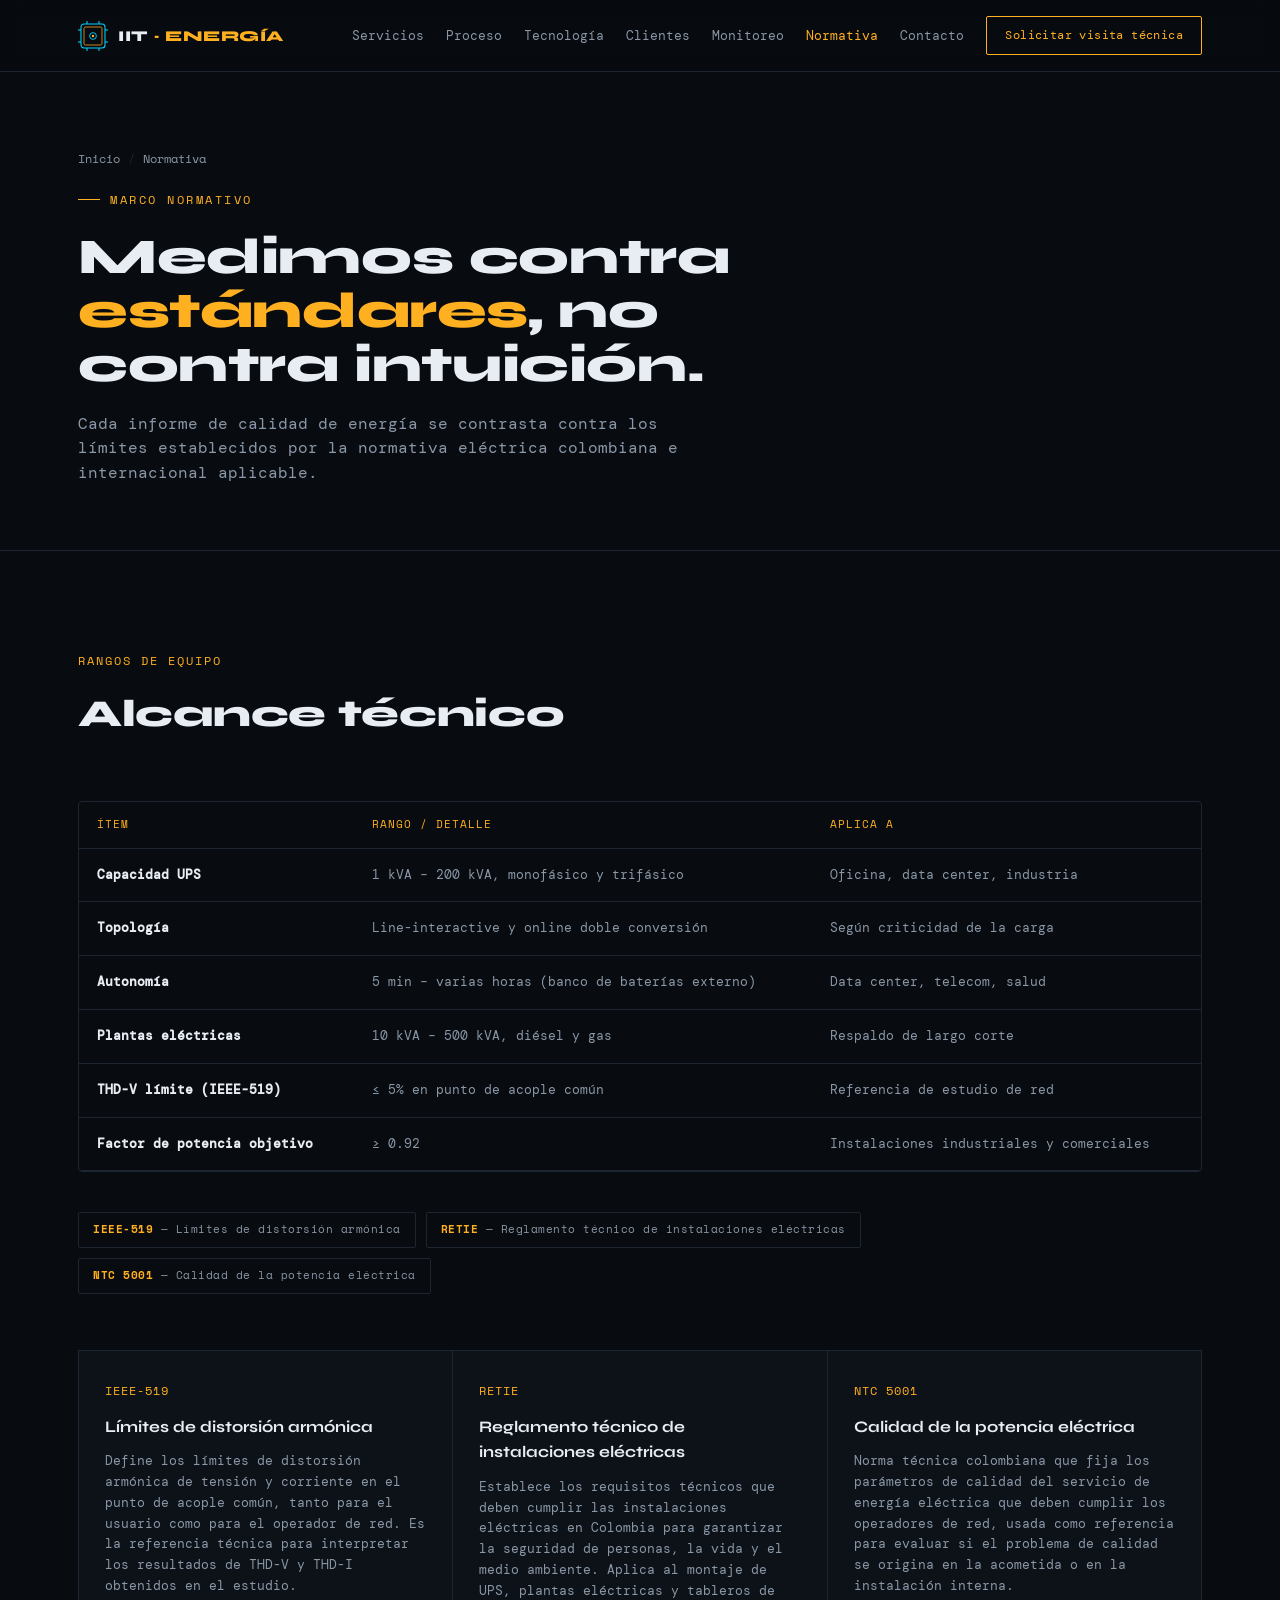
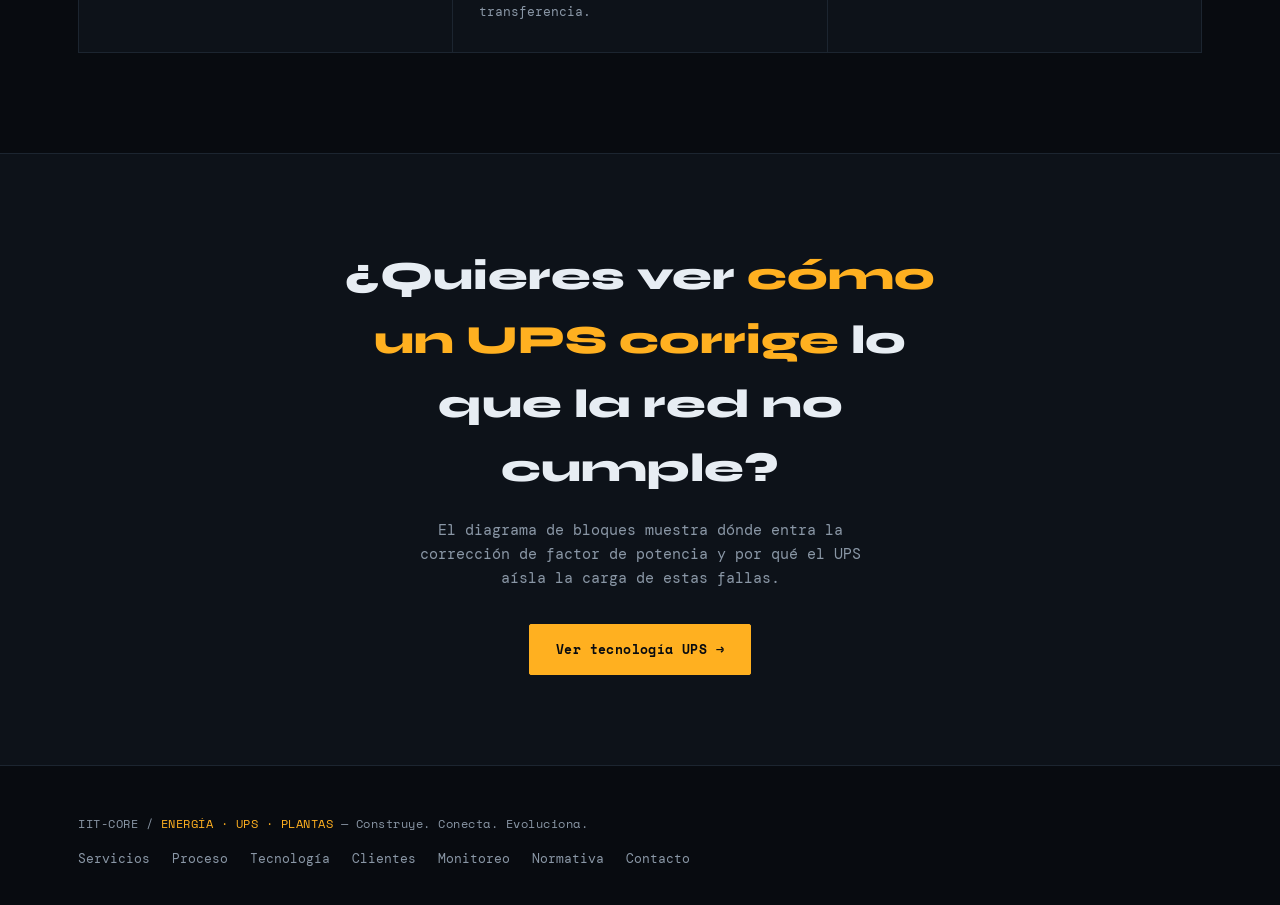
<file: normativa.html>
<!DOCTYPE html>
<html lang="es">
<head>
<meta charset="UTF-8">
<meta name="viewport" content="width=device-width, initial-scale=1.0">
<title>Normativa · Energía & UPS · Infraestructura-IT</title>
<meta name="description" content="Marco normativo aplicado a estudios de calidad de energía y mantenimiento de UPS en Colombia: IEEE-519, RETIE, NTC 5001.">
<link rel="preconnect" href="https://fonts.googleapis.com">
<link rel="preconnect" href="https://fonts.gstatic.com" crossorigin>
<link href="https://fonts.googleapis.com/css2?family=Syne:wght@600;700;800&family=Space+Mono:ital,wght@0,400;0,700;1,400&family=DM+Mono:wght@400;500&display=swap" rel="stylesheet">
<link rel="stylesheet" href="assets/styles.css">
</head>
<body>

<header>
  <nav>
    <a class="chip" href="index.html">
      <svg viewBox="0 0 40 40" fill="none">
        <rect x="4" y="4" width="32" height="32" rx="4" stroke="#00D4FF" stroke-width="1.4"/>
        <rect x="8" y="8" width="24" height="24" rx="2" stroke="#FFB020" stroke-width="1"/>
        <circle cx="20" cy="20" r="4.5" stroke="#00D4FF" stroke-width="1.2"/>
        <circle cx="20" cy="20" r="1.6" fill="#FFB020"/>
        <line x1="0" y1="12" x2="4" y2="12" stroke="#00D4FF" stroke-width="1.4"/>
        <line x1="0" y1="28" x2="4" y2="28" stroke="#00D4FF" stroke-width="1.4"/>
        <line x1="36" y1="12" x2="40" y2="12" stroke="#00D4FF" stroke-width="1.4"/>
        <line x1="36" y1="28" x2="40" y2="28" stroke="#00D4FF" stroke-width="1.4"/>
        <line x1="12" y1="0" x2="12" y2="4" stroke="#00D4FF" stroke-width="1.4"/>
        <line x1="28" y1="0" x2="28" y2="4" stroke="#00D4FF" stroke-width="1.4"/>
        <line x1="12" y1="36" x2="12" y2="40" stroke="#00D4FF" stroke-width="1.4"/>
        <line x1="28" y1="36" x2="28" y2="40" stroke="#00D4FF" stroke-width="1.4"/>
      </svg>
      <div class="chip-text">IIT <span>· ENERGÍA</span></div>
    </a>
    <button class="menu-btn" id="menuBtn" aria-label="Abrir menú">☰</button>
    <div class="nav-links" id="navLinks">
      <a href="servicios.html">Servicios</a>
      <a href="proceso.html">Proceso</a>
      <a href="tecnologia.html">Tecnología</a>
      <a href="zona-clientes.html">Clientes</a>
      <a href="monitoreo.html">Monitoreo</a>
      <a href="normativa.html" class="active">Normativa</a>
      <a href="contacto.html">Contacto</a>
      <a href="contacto.html" class="nav-cta">Solicitar visita técnica</a>
    </div>
  </nav>
</header>

<section class="page-hero">
  <div class="wrap">
    <div class="crumb"><a href="index.html">Inicio</a><span class="sep">/</span>Normativa</div>
    <div class="eyebrow">Marco normativo</div>
    <h1>Medimos contra <em>estándares</em>, no contra intuición.</h1>
    <p class="lead">Cada informe de calidad de energía se contrasta contra los límites establecidos por la normativa eléctrica colombiana e internacional aplicable.</p>
  </div>
</section>

<section class="section">
  <div class="wrap">
    <div class="section-head">
      <div class="section-eyebrow">Rangos de equipo</div>
      <h2>Alcance técnico</h2>
    </div>

    <div class="table-wrap">
      <table>
        <thead>
          <tr><th>Ítem</th><th>Rango / detalle</th><th>Aplica a</th></tr>
        </thead>
        <tbody>
          <tr><td>Capacidad UPS</td><td>1 kVA – 200 kVA, monofásico y trifásico</td><td>Oficina, data center, industria</td></tr>
          <tr><td>Topología</td><td>Line-interactive y online doble conversión</td><td>Según criticidad de la carga</td></tr>
          <tr><td>Autonomía</td><td>5 min – varias horas (banco de baterías externo)</td><td>Data center, telecom, salud</td></tr>
          <tr><td>Plantas eléctricas</td><td>10 kVA – 500 kVA, diésel y gas</td><td>Respaldo de largo corte</td></tr>
          <tr><td>THD-V límite (IEEE-519)</td><td>≤ 5% en punto de acople común</td><td>Referencia de estudio de red</td></tr>
          <tr><td>Factor de potencia objetivo</td><td>≥ 0.92</td><td>Instalaciones industriales y comerciales</td></tr>
        </tbody>
      </table>
    </div>

    <div class="norms">
      <div class="norm"><b>IEEE-519</b> — Límites de distorsión armónica</div>
      <div class="norm"><b>RETIE</b> — Reglamento técnico de instalaciones eléctricas</div>
      <div class="norm"><b>NTC 5001</b> — Calidad de la potencia eléctrica</div>
    </div>

    <div class="norm-detail">
      <div class="norm-block">
        <div class="code">IEEE-519</div>
        <h4>Límites de distorsión armónica</h4>
        <p>Define los límites de distorsión armónica de tensión y corriente en el punto de acople común, tanto para el usuario como para el operador de red. Es la referencia técnica para interpretar los resultados de THD-V y THD-I obtenidos en el estudio.</p>
      </div>
      <div class="norm-block">
        <div class="code">RETIE</div>
        <h4>Reglamento técnico de instalaciones eléctricas</h4>
        <p>Establece los requisitos técnicos que deben cumplir las instalaciones eléctricas en Colombia para garantizar la seguridad de personas, la vida y el medio ambiente. Aplica al montaje de UPS, plantas eléctricas y tableros de transferencia.</p>
      </div>
      <div class="norm-block">
        <div class="code">NTC 5001</div>
        <h4>Calidad de la potencia eléctrica</h4>
        <p>Norma técnica colombiana que fija los parámetros de calidad del servicio de energía eléctrica que deben cumplir los operadores de red, usada como referencia para evaluar si el problema de calidad se origina en la acometida o en la instalación interna.</p>
      </div>
    </div>
  </div>
</section>

<div class="cta">
  <div class="wrap">
    <h2>¿Quieres ver <em>cómo un UPS corrige</em> lo que la red no cumple?</h2>
    <p>El diagrama de bloques muestra dónde entra la corrección de factor de potencia y por qué el UPS aísla la carga de estas fallas.</p>
    <a href="tecnologia.html" class="btn-primary">Ver tecnología UPS →</a>
  </div>
</div>

<footer>
  <div class="wrap foot-row">
    <div class="foot-tag">IIT-CORE / <span>ENERGÍA · UPS · PLANTAS</span> — Construye. Conecta. Evoluciona.</div>
    <div class="foot-links">
      <a href="servicios.html">Servicios</a>
      <a href="proceso.html">Proceso</a>
      <a href="tecnologia.html">Tecnología</a>
      <a href="zona-clientes.html">Clientes</a>
      <a href="monitoreo.html">Monitoreo</a>
      <a href="normativa.html">Normativa</a>
      <a href="contacto.html">Contacto</a>
    </div>
  </div>
</footer>

<script src="assets/site.js"></script>
</body>
</html>
</file>
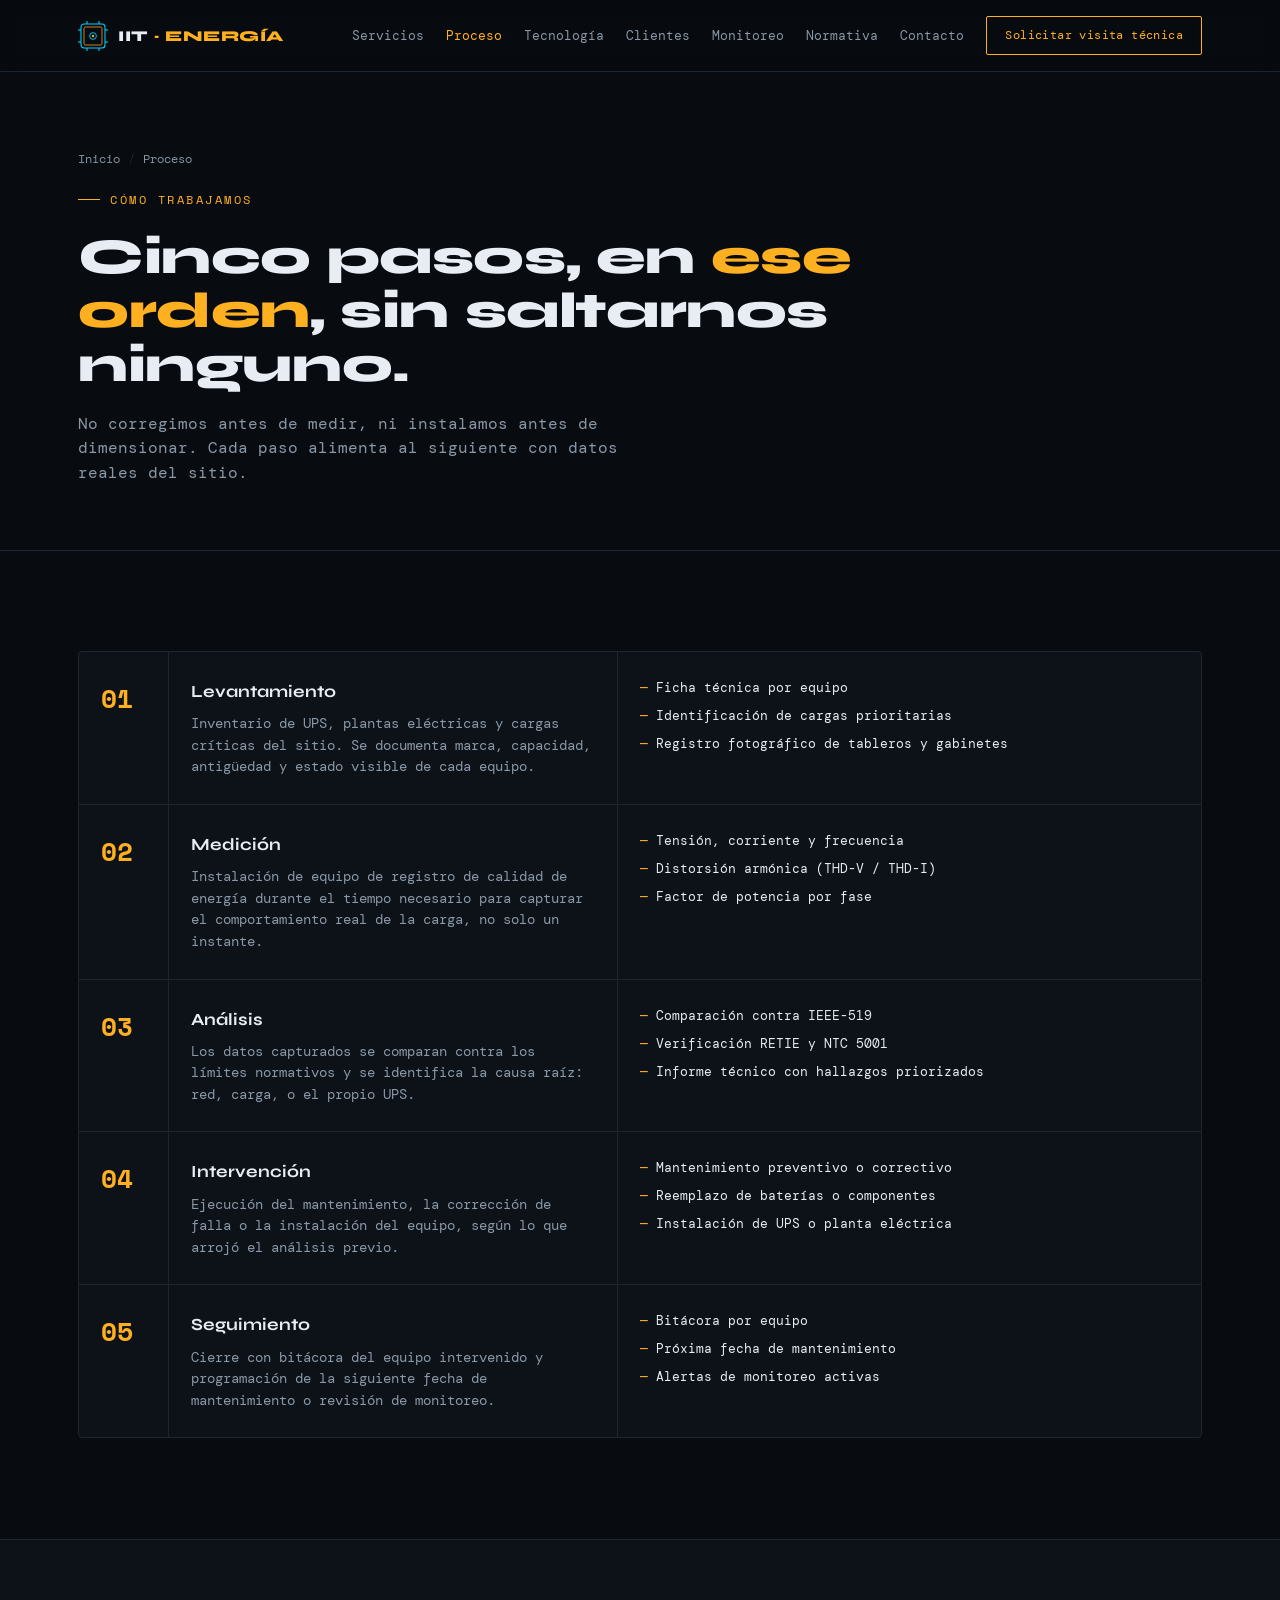
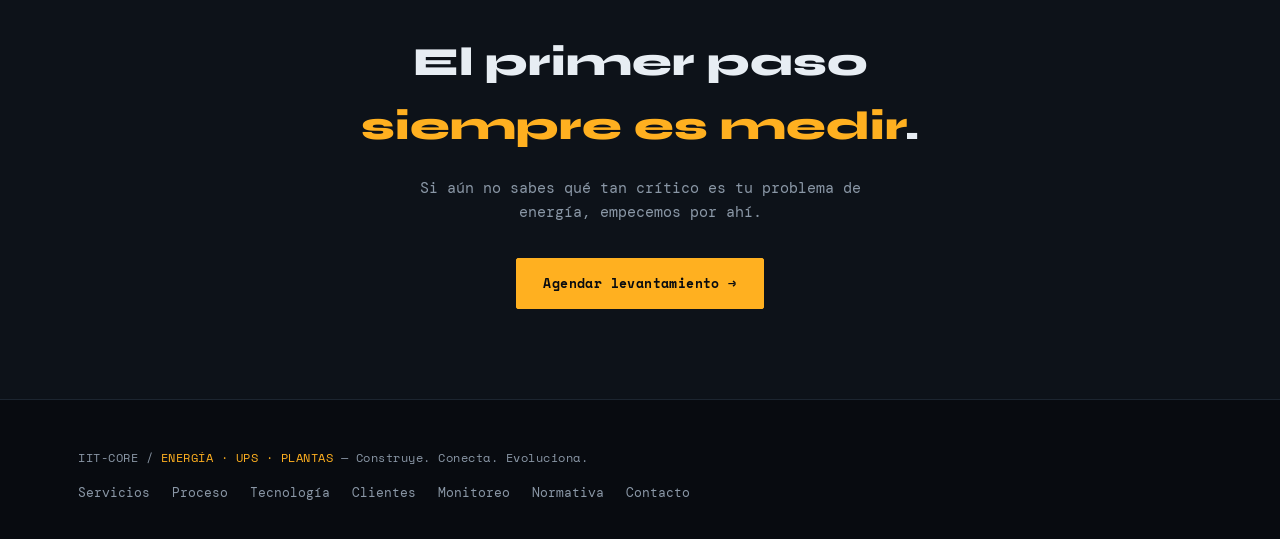
<file: proceso.html>
<!DOCTYPE html>
<html lang="es">
<head>
<meta charset="UTF-8">
<meta name="viewport" content="width=device-width, initial-scale=1.0">
<title>Proceso · Energía & UPS · Infraestructura-IT</title>
<meta name="description" content="Cómo trabajamos: levantamiento, medición, análisis, intervención y seguimiento para respaldo de energía crítico.">
<link rel="preconnect" href="https://fonts.googleapis.com">
<link rel="preconnect" href="https://fonts.gstatic.com" crossorigin>
<link href="https://fonts.googleapis.com/css2?family=Syne:wght@600;700;800&family=Space+Mono:ital,wght@0,400;0,700;1,400&family=DM+Mono:wght@400;500&display=swap" rel="stylesheet">
<link rel="stylesheet" href="assets/styles.css">
</head>
<body>

<header>
  <nav>
    <a class="chip" href="index.html">
      <svg viewBox="0 0 40 40" fill="none">
        <rect x="4" y="4" width="32" height="32" rx="4" stroke="#00D4FF" stroke-width="1.4"/>
        <rect x="8" y="8" width="24" height="24" rx="2" stroke="#FFB020" stroke-width="1"/>
        <circle cx="20" cy="20" r="4.5" stroke="#00D4FF" stroke-width="1.2"/>
        <circle cx="20" cy="20" r="1.6" fill="#FFB020"/>
        <line x1="0" y1="12" x2="4" y2="12" stroke="#00D4FF" stroke-width="1.4"/>
        <line x1="0" y1="28" x2="4" y2="28" stroke="#00D4FF" stroke-width="1.4"/>
        <line x1="36" y1="12" x2="40" y2="12" stroke="#00D4FF" stroke-width="1.4"/>
        <line x1="36" y1="28" x2="40" y2="28" stroke="#00D4FF" stroke-width="1.4"/>
        <line x1="12" y1="0" x2="12" y2="4" stroke="#00D4FF" stroke-width="1.4"/>
        <line x1="28" y1="0" x2="28" y2="4" stroke="#00D4FF" stroke-width="1.4"/>
        <line x1="12" y1="36" x2="12" y2="40" stroke="#00D4FF" stroke-width="1.4"/>
        <line x1="28" y1="36" x2="28" y2="40" stroke="#00D4FF" stroke-width="1.4"/>
      </svg>
      <div class="chip-text">IIT <span>· ENERGÍA</span></div>
    </a>
    <button class="menu-btn" id="menuBtn" aria-label="Abrir menú">☰</button>
    <div class="nav-links" id="navLinks">
      <a href="servicios.html">Servicios</a>
      <a href="proceso.html" class="active">Proceso</a>
      <a href="tecnologia.html">Tecnología</a>
      <a href="zona-clientes.html">Clientes</a>
      <a href="monitoreo.html">Monitoreo</a>
      <a href="normativa.html">Normativa</a>
      <a href="contacto.html">Contacto</a>
      <a href="contacto.html" class="nav-cta">Solicitar visita técnica</a>
    </div>
  </nav>
</header>

<section class="page-hero">
  <div class="wrap">
    <div class="crumb"><a href="index.html">Inicio</a><span class="sep">/</span>Proceso</div>
    <div class="eyebrow">Cómo trabajamos</div>
    <h1>Cinco pasos, en <em>ese orden</em>, sin saltarnos ninguno.</h1>
    <p class="lead">No corregimos antes de medir, ni instalamos antes de dimensionar. Cada paso alimenta al siguiente con datos reales del sitio.</p>
  </div>
</section>

<section class="section">
  <div class="wrap">
    <div class="proc-detail">

      <div class="proc-row">
        <div class="proc-num">01</div>
        <div class="proc-main">
          <h4>Levantamiento</h4>
          <p>Inventario de UPS, plantas eléctricas y cargas críticas del sitio. Se documenta marca, capacidad, antigüedad y estado visible de cada equipo.</p>
        </div>
        <div class="proc-side">
          <ul>
            <li>Ficha técnica por equipo</li>
            <li>Identificación de cargas prioritarias</li>
            <li>Registro fotográfico de tableros y gabinetes</li>
          </ul>
        </div>
      </div>

      <div class="proc-row">
        <div class="proc-num">02</div>
        <div class="proc-main">
          <h4>Medición</h4>
          <p>Instalación de equipo de registro de calidad de energía durante el tiempo necesario para capturar el comportamiento real de la carga, no solo un instante.</p>
        </div>
        <div class="proc-side">
          <ul>
            <li>Tensión, corriente y frecuencia</li>
            <li>Distorsión armónica (THD-V / THD-I)</li>
            <li>Factor de potencia por fase</li>
          </ul>
        </div>
      </div>

      <div class="proc-row">
        <div class="proc-num">03</div>
        <div class="proc-main">
          <h4>Análisis</h4>
          <p>Los datos capturados se comparan contra los límites normativos y se identifica la causa raíz: red, carga, o el propio UPS.</p>
        </div>
        <div class="proc-side">
          <ul>
            <li>Comparación contra IEEE-519</li>
            <li>Verificación RETIE y NTC 5001</li>
            <li>Informe técnico con hallazgos priorizados</li>
          </ul>
        </div>
      </div>

      <div class="proc-row">
        <div class="proc-num">04</div>
        <div class="proc-main">
          <h4>Intervención</h4>
          <p>Ejecución del mantenimiento, la corrección de falla o la instalación del equipo, según lo que arrojó el análisis previo.</p>
        </div>
        <div class="proc-side">
          <ul>
            <li>Mantenimiento preventivo o correctivo</li>
            <li>Reemplazo de baterías o componentes</li>
            <li>Instalación de UPS o planta eléctrica</li>
          </ul>
        </div>
      </div>

      <div class="proc-row">
        <div class="proc-num">05</div>
        <div class="proc-main">
          <h4>Seguimiento</h4>
          <p>Cierre con bitácora del equipo intervenido y programación de la siguiente fecha de mantenimiento o revisión de monitoreo.</p>
        </div>
        <div class="proc-side">
          <ul>
            <li>Bitácora por equipo</li>
            <li>Próxima fecha de mantenimiento</li>
            <li>Alertas de monitoreo activas</li>
          </ul>
        </div>
      </div>

    </div>
  </div>
</section>

<div class="cta">
  <div class="wrap">
    <h2>El primer paso <em>siempre es medir</em>.</h2>
    <p>Si aún no sabes qué tan crítico es tu problema de energía, empecemos por ahí.</p>
    <a href="contacto.html" class="btn-primary">Agendar levantamiento →</a>
  </div>
</div>

<footer>
  <div class="wrap foot-row">
    <div class="foot-tag">IIT-CORE / <span>ENERGÍA · UPS · PLANTAS</span> — Construye. Conecta. Evoluciona.</div>
    <div class="foot-links">
      <a href="servicios.html">Servicios</a>
      <a href="proceso.html">Proceso</a>
      <a href="tecnologia.html">Tecnología</a>
      <a href="zona-clientes.html">Clientes</a>
      <a href="monitoreo.html">Monitoreo</a>
      <a href="normativa.html">Normativa</a>
      <a href="contacto.html">Contacto</a>
    </div>
  </div>
</footer>

<script src="assets/site.js"></script>
</body>
</html>
</file>
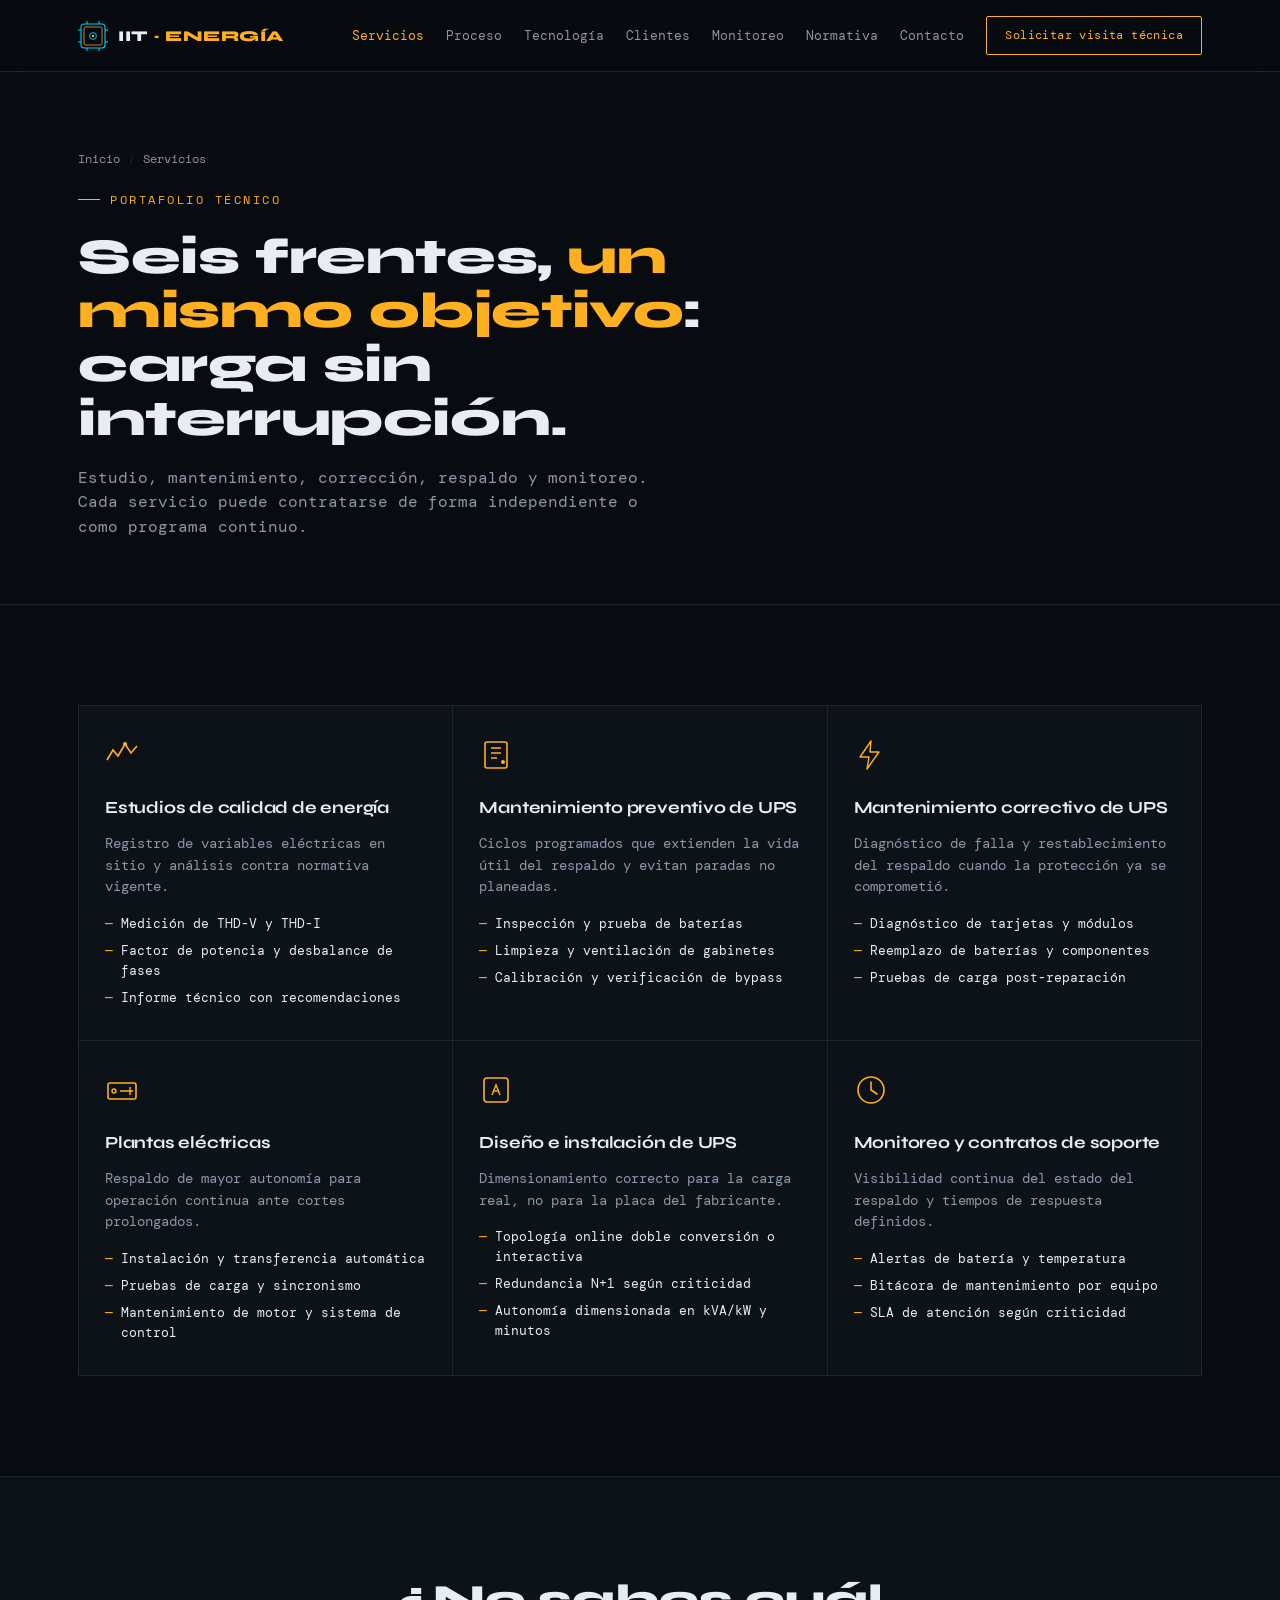
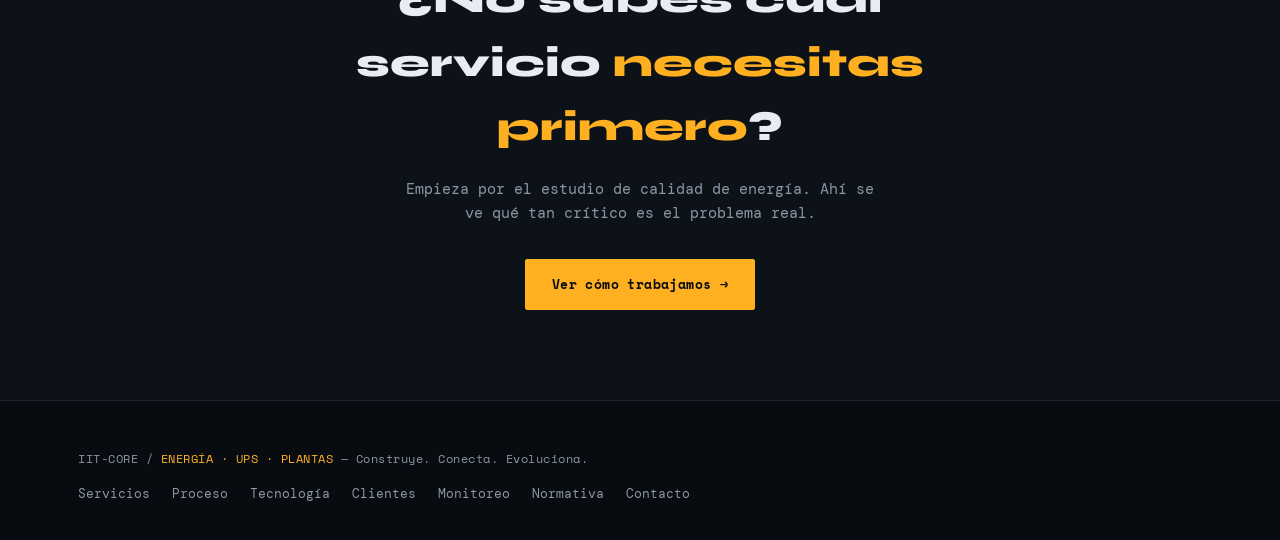
<file: servicios.html>
<!DOCTYPE html>
<html lang="es">
<head>
<meta charset="UTF-8">
<meta name="viewport" content="width=device-width, initial-scale=1.0">
<title>Servicios · Energía & UPS · Infraestructura-IT</title>
<meta name="description" content="Estudios de calidad de energía, mantenimiento preventivo y correctivo de UPS, plantas eléctricas, diseño e instalación y monitoreo.">
<link rel="preconnect" href="https://fonts.googleapis.com">
<link rel="preconnect" href="https://fonts.gstatic.com" crossorigin>
<link href="https://fonts.googleapis.com/css2?family=Syne:wght@600;700;800&family=Space+Mono:ital,wght@0,400;0,700;1,400&family=DM+Mono:wght@400;500&display=swap" rel="stylesheet">
<link rel="stylesheet" href="assets/styles.css">
</head>
<body>

<header>
  <nav>
    <a class="chip" href="index.html">
      <svg viewBox="0 0 40 40" fill="none">
        <rect x="4" y="4" width="32" height="32" rx="4" stroke="#00D4FF" stroke-width="1.4"/>
        <rect x="8" y="8" width="24" height="24" rx="2" stroke="#FFB020" stroke-width="1"/>
        <circle cx="20" cy="20" r="4.5" stroke="#00D4FF" stroke-width="1.2"/>
        <circle cx="20" cy="20" r="1.6" fill="#FFB020"/>
        <line x1="0" y1="12" x2="4" y2="12" stroke="#00D4FF" stroke-width="1.4"/>
        <line x1="0" y1="28" x2="4" y2="28" stroke="#00D4FF" stroke-width="1.4"/>
        <line x1="36" y1="12" x2="40" y2="12" stroke="#00D4FF" stroke-width="1.4"/>
        <line x1="36" y1="28" x2="40" y2="28" stroke="#00D4FF" stroke-width="1.4"/>
        <line x1="12" y1="0" x2="12" y2="4" stroke="#00D4FF" stroke-width="1.4"/>
        <line x1="28" y1="0" x2="28" y2="4" stroke="#00D4FF" stroke-width="1.4"/>
        <line x1="12" y1="36" x2="12" y2="40" stroke="#00D4FF" stroke-width="1.4"/>
        <line x1="28" y1="36" x2="28" y2="40" stroke="#00D4FF" stroke-width="1.4"/>
      </svg>
      <div class="chip-text">IIT <span>· ENERGÍA</span></div>
    </a>
    <button class="menu-btn" id="menuBtn" aria-label="Abrir menú">☰</button>
    <div class="nav-links" id="navLinks">
      <a href="servicios.html" class="active">Servicios</a>
      <a href="proceso.html">Proceso</a>
      <a href="tecnologia.html">Tecnología</a>
      <a href="zona-clientes.html">Clientes</a>
      <a href="monitoreo.html">Monitoreo</a>
      <a href="normativa.html">Normativa</a>
      <a href="contacto.html">Contacto</a>
      <a href="contacto.html" class="nav-cta">Solicitar visita técnica</a>
    </div>
  </nav>
</header>

<section class="page-hero">
  <div class="wrap">
    <div class="crumb"><a href="index.html">Inicio</a><span class="sep">/</span>Servicios</div>
    <div class="eyebrow">Portafolio técnico</div>
    <h1>Seis frentes, <em>un mismo objetivo</em>: carga sin interrupción.</h1>
    <p class="lead">Estudio, mantenimiento, corrección, respaldo y monitoreo. Cada servicio puede contratarse de forma independiente o como programa continuo.</p>
  </div>
</section>

<section class="section">
  <div class="wrap">
    <div class="cards">

      <div class="card">
        <svg class="icon" viewBox="0 0 34 34" fill="none">
          <path d="M2 22 L8 12 L13 18 L20 6 L26 15 L32 8" stroke="#FFB020" stroke-width="1.6" fill="none"/>
          <circle cx="20" cy="6" r="2" fill="#FFB020"/>
        </svg>
        <h3>Estudios de calidad de energía</h3>
        <p>Registro de variables eléctricas en sitio y análisis contra normativa vigente.</p>
        <ul>
          <li>Medición de THD-V y THD-I</li>
          <li>Factor de potencia y desbalance de fases</li>
          <li>Informe técnico con recomendaciones</li>
        </ul>
      </div>

      <div class="card">
        <svg class="icon" viewBox="0 0 34 34" fill="none">
          <rect x="6" y="4" width="22" height="26" rx="2" stroke="#FFB020" stroke-width="1.6"/>
          <path d="M12 10h10M12 15h10M12 20h6" stroke="#FFB020" stroke-width="1.4"/>
          <circle cx="24" cy="24" r="2" fill="#FFB020"/>
        </svg>
        <h3>Mantenimiento preventivo de UPS</h3>
        <p>Ciclos programados que extienden la vida útil del respaldo y evitan paradas no planeadas.</p>
        <ul>
          <li>Inspección y prueba de baterías</li>
          <li>Limpieza y ventilación de gabinetes</li>
          <li>Calibración y verificación de bypass</li>
        </ul>
      </div>

      <div class="card">
        <svg class="icon" viewBox="0 0 34 34" fill="none">
          <path d="M17 3 L6 19 h9 l-2 12 12-17 h-9 z" stroke="#FFB020" stroke-width="1.4" fill="none" stroke-linejoin="round"/>
        </svg>
        <h3>Mantenimiento correctivo de UPS</h3>
        <p>Diagnóstico de falla y restablecimiento del respaldo cuando la protección ya se comprometió.</p>
        <ul>
          <li>Diagnóstico de tarjetas y módulos</li>
          <li>Reemplazo de baterías y componentes</li>
          <li>Pruebas de carga post-reparación</li>
        </ul>
      </div>

      <div class="card">
        <svg class="icon" viewBox="0 0 34 34" fill="none">
          <rect x="3" y="10" width="28" height="16" rx="2" stroke="#FFB020" stroke-width="1.6"/>
          <circle cx="9" cy="18" r="2" stroke="#FFB020" stroke-width="1.4"/>
          <path d="M15 18h13M25 14v8" stroke="#FFB020" stroke-width="1.4"/>
        </svg>
        <h3>Plantas eléctricas</h3>
        <p>Respaldo de mayor autonomía para operación continua ante cortes prolongados.</p>
        <ul>
          <li>Instalación y transferencia automática</li>
          <li>Pruebas de carga y sincronismo</li>
          <li>Mantenimiento de motor y sistema de control</li>
        </ul>
      </div>

      <div class="card">
        <svg class="icon" viewBox="0 0 34 34" fill="none">
          <rect x="5" y="5" width="24" height="24" rx="3" stroke="#FFB020" stroke-width="1.6"/>
          <path d="M13 22 L17 12 L21 22" stroke="#FFB020" stroke-width="1.4" fill="none"/>
          <path d="M14.5 18h5" stroke="#FFB020" stroke-width="1.4"/>
        </svg>
        <h3>Diseño e instalación de UPS</h3>
        <p>Dimensionamiento correcto para la carga real, no para la placa del fabricante.</p>
        <ul>
          <li>Topología online doble conversión o interactiva</li>
          <li>Redundancia N+1 según criticidad</li>
          <li>Autonomía dimensionada en kVA/kW y minutos</li>
        </ul>
      </div>

      <div class="card">
        <svg class="icon" viewBox="0 0 34 34" fill="none">
          <circle cx="17" cy="17" r="13" stroke="#FFB020" stroke-width="1.6"/>
          <path d="M17 9v8l6 4" stroke="#FFB020" stroke-width="1.6" stroke-linecap="round"/>
        </svg>
        <h3>Monitoreo y contratos de soporte</h3>
        <p>Visibilidad continua del estado del respaldo y tiempos de respuesta definidos.</p>
        <ul>
          <li>Alertas de batería y temperatura</li>
          <li>Bitácora de mantenimiento por equipo</li>
          <li>SLA de atención según criticidad</li>
        </ul>
      </div>

    </div>
  </div>
</section>

<div class="cta">
  <div class="wrap">
    <h2>¿No sabes cuál servicio <em>necesitas primero</em>?</h2>
    <p>Empieza por el estudio de calidad de energía. Ahí se ve qué tan crítico es el problema real.</p>
    <a href="proceso.html" class="btn-primary">Ver cómo trabajamos →</a>
  </div>
</div>

<footer>
  <div class="wrap foot-row">
    <div class="foot-tag">IIT-CORE / <span>ENERGÍA · UPS · PLANTAS</span> — Construye. Conecta. Evoluciona.</div>
    <div class="foot-links">
      <a href="servicios.html">Servicios</a>
      <a href="proceso.html">Proceso</a>
      <a href="tecnologia.html">Tecnología</a>
      <a href="zona-clientes.html">Clientes</a>
      <a href="monitoreo.html">Monitoreo</a>
      <a href="normativa.html">Normativa</a>
      <a href="contacto.html">Contacto</a>
    </div>
  </div>
</footer>

<script src="assets/site.js"></script>
</body>
</html>
</file>
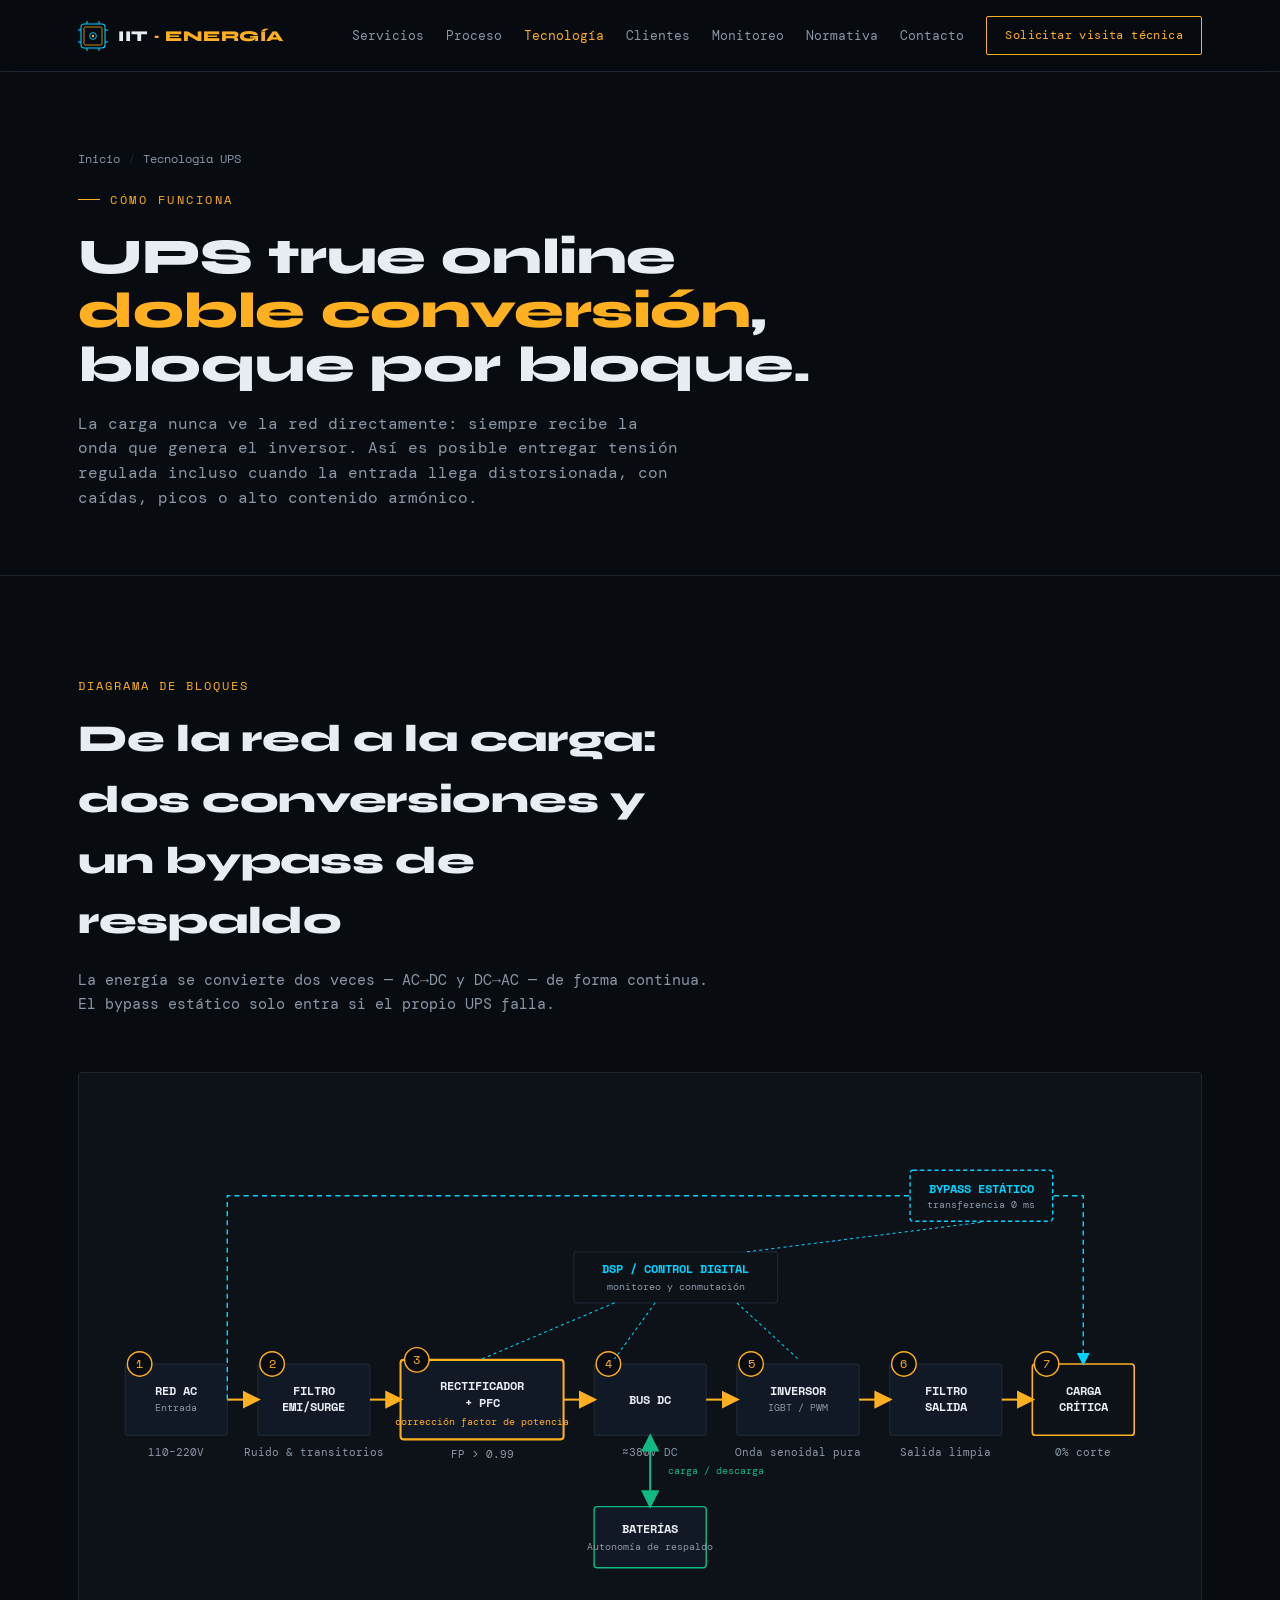
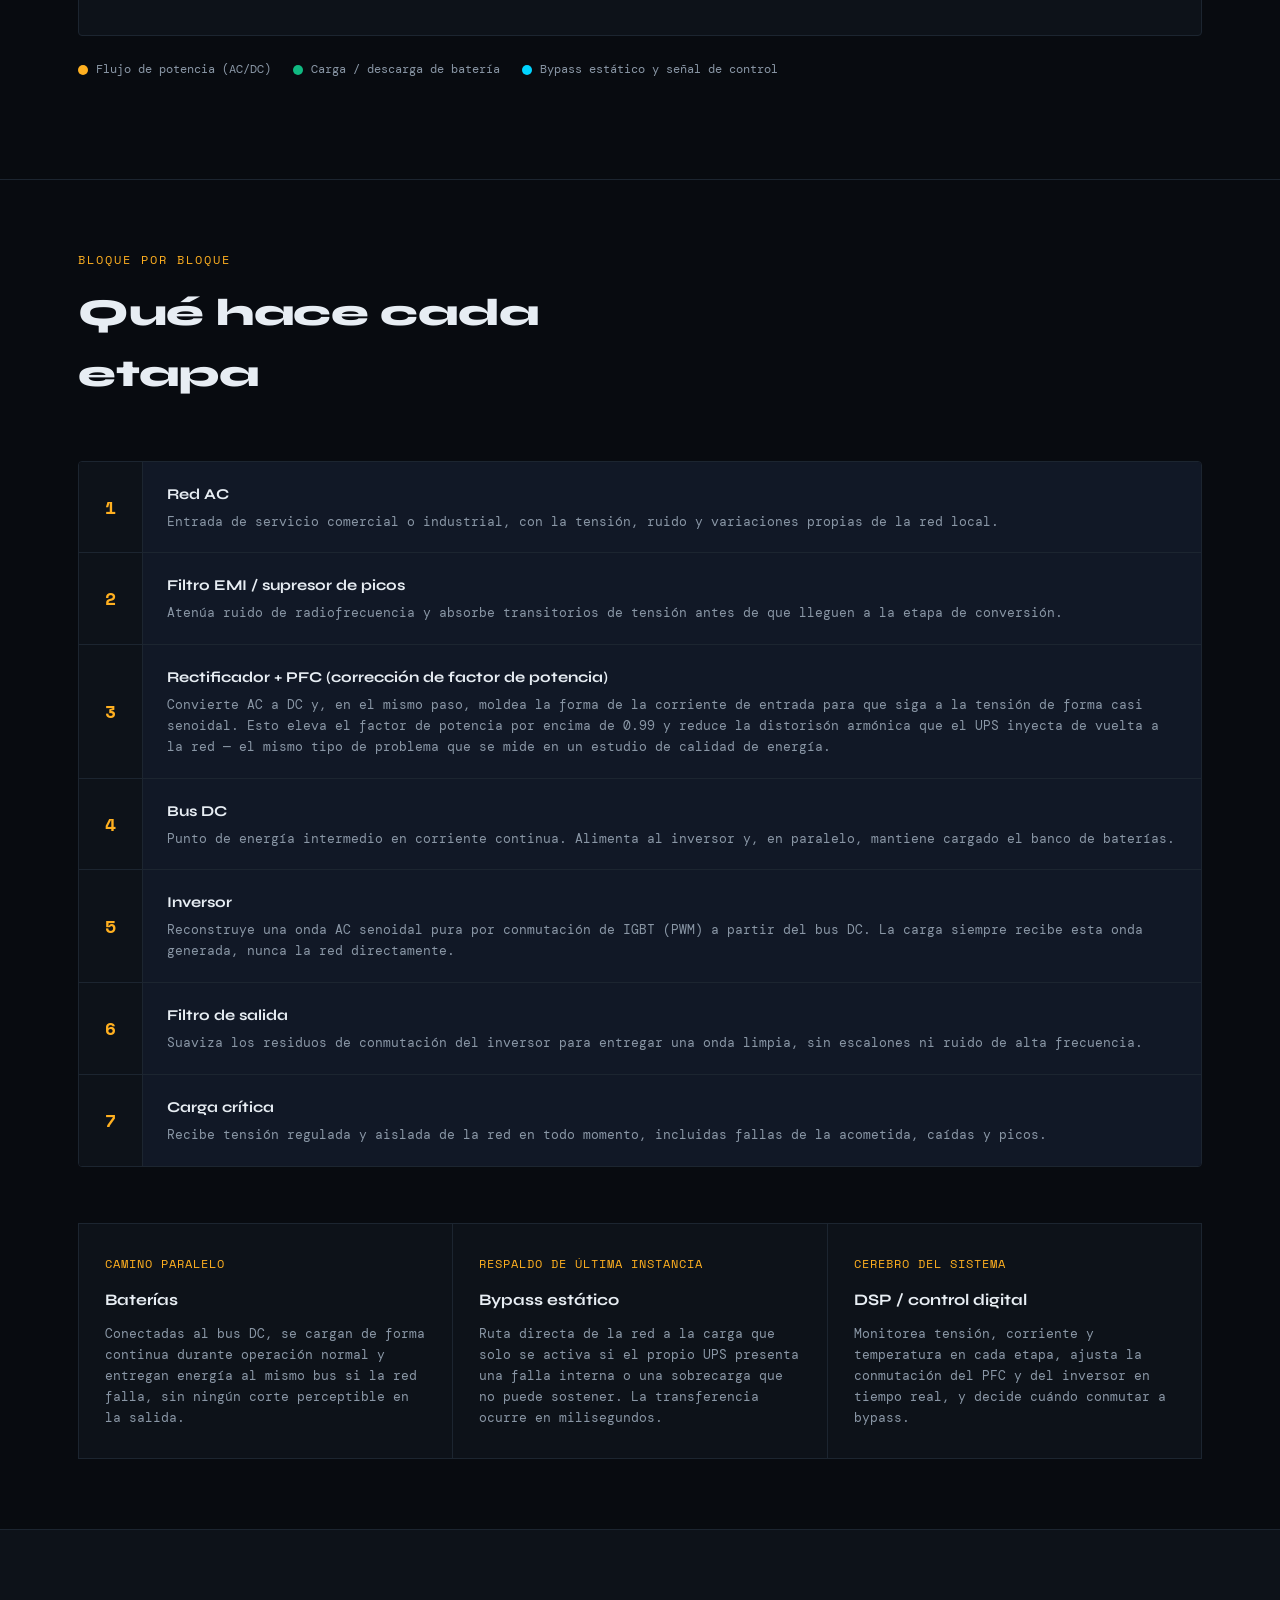
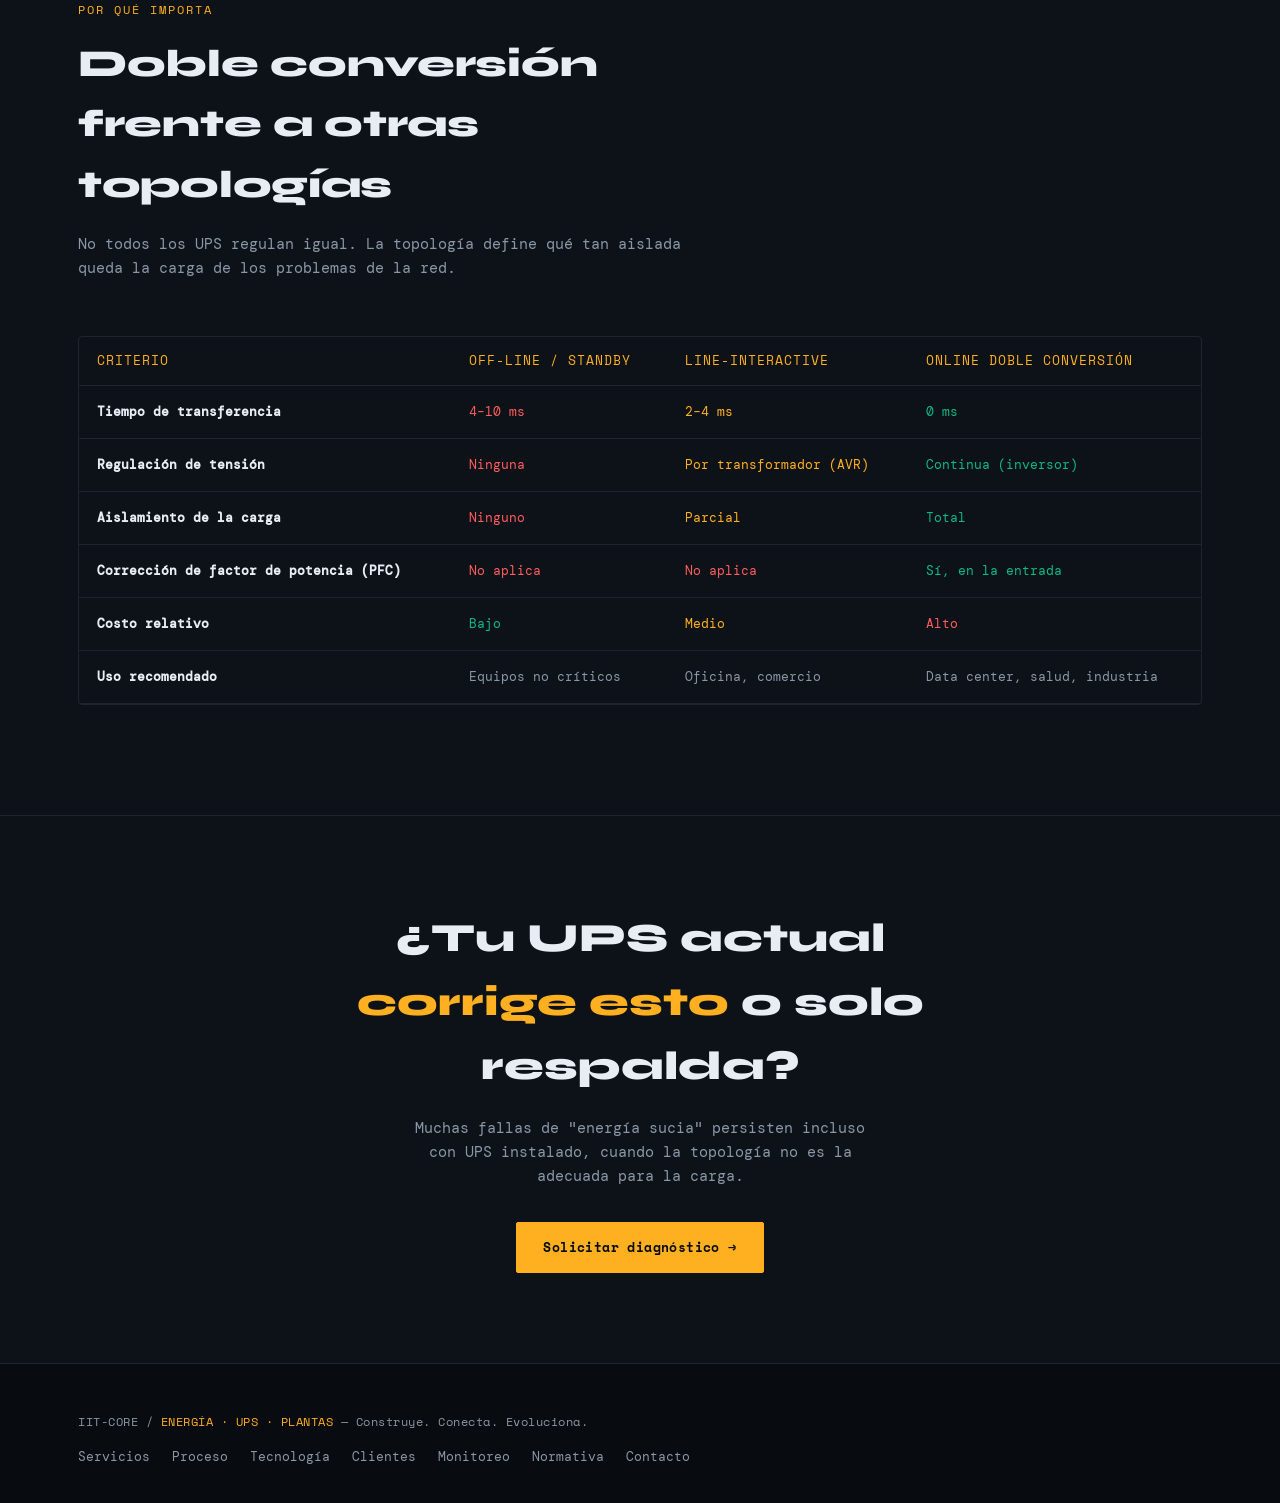
<file: tecnologia.html>
<!DOCTYPE html>
<html lang="es">
<head>
<meta charset="UTF-8">
<meta name="viewport" content="width=device-width, initial-scale=1.0">
<title>Tecnología UPS · Doble Conversión & PFC · Infraestructura-IT</title>
<meta name="description" content="Diagrama de bloques de un UPS true online doble conversión: rectificador con corrección de factor de potencia (PFC), bus DC, inversor y bypass estático.">
<link rel="preconnect" href="https://fonts.googleapis.com">
<link rel="preconnect" href="https://fonts.gstatic.com" crossorigin>
<link href="https://fonts.googleapis.com/css2?family=Syne:wght@600;700;800&family=Space+Mono:ital,wght@0,400;0,700;1,400&family=DM+Mono:wght@400;500&display=swap" rel="stylesheet">
<link rel="stylesheet" href="assets/styles.css">
</head>
<body>

<header>
  <nav>
    <a class="chip" href="index.html">
      <svg viewBox="0 0 40 40" fill="none">
        <rect x="4" y="4" width="32" height="32" rx="4" stroke="#00D4FF" stroke-width="1.4"/>
        <rect x="8" y="8" width="24" height="24" rx="2" stroke="#FFB020" stroke-width="1"/>
        <circle cx="20" cy="20" r="4.5" stroke="#00D4FF" stroke-width="1.2"/>
        <circle cx="20" cy="20" r="1.6" fill="#FFB020"/>
        <line x1="0" y1="12" x2="4" y2="12" stroke="#00D4FF" stroke-width="1.4"/>
        <line x1="0" y1="28" x2="4" y2="28" stroke="#00D4FF" stroke-width="1.4"/>
        <line x1="36" y1="12" x2="40" y2="12" stroke="#00D4FF" stroke-width="1.4"/>
        <line x1="36" y1="28" x2="40" y2="28" stroke="#00D4FF" stroke-width="1.4"/>
        <line x1="12" y1="0" x2="12" y2="4" stroke="#00D4FF" stroke-width="1.4"/>
        <line x1="28" y1="0" x2="28" y2="4" stroke="#00D4FF" stroke-width="1.4"/>
        <line x1="12" y1="36" x2="12" y2="40" stroke="#00D4FF" stroke-width="1.4"/>
        <line x1="28" y1="36" x2="28" y2="40" stroke="#00D4FF" stroke-width="1.4"/>
      </svg>
      <div class="chip-text">IIT <span>· ENERGÍA</span></div>
    </a>
    <button class="menu-btn" id="menuBtn" aria-label="Abrir menú">☰</button>
    <div class="nav-links" id="navLinks">
      <a href="servicios.html">Servicios</a>
      <a href="proceso.html">Proceso</a>
      <a href="tecnologia.html" class="active">Tecnología</a>
      <a href="zona-clientes.html">Clientes</a>
      <a href="monitoreo.html">Monitoreo</a>
      <a href="normativa.html">Normativa</a>
      <a href="contacto.html">Contacto</a>
      <a href="contacto.html" class="nav-cta">Solicitar visita técnica</a>
    </div>
  </nav>
</header>

<section class="page-hero">
  <div class="wrap">
    <div class="crumb"><a href="index.html">Inicio</a><span class="sep">/</span>Tecnología UPS</div>
    <div class="eyebrow">Cómo funciona</div>
    <h1>UPS true online <em>doble conversión</em>, bloque por bloque.</h1>
    <p class="lead">
      La carga nunca ve la red directamente: siempre recibe la onda que genera el inversor.
      Así es posible entregar tensión regulada incluso cuando la entrada llega distorsionada,
      con caídas, picos o alto contenido armónico.
    </p>
  </div>
</section>

<section class="section">
  <div class="wrap">
    <div class="section-head">
      <div class="section-eyebrow">Diagrama de bloques</div>
      <h2>De la red a la carga: dos conversiones y un bypass de respaldo</h2>
      <p>La energía se convierte dos veces — AC→DC y DC→AC — de forma continua. El bypass estático solo entra si el propio UPS falla.</p>
    </div>

    <div class="diagram-frame">
      <svg viewBox="0 0 1050 500" xmlns="http://www.w3.org/2000/svg">
        <defs>
          <marker id="arrowAmber" markerWidth="9" markerHeight="9" refX="7" refY="4.5" orient="auto">
            <path d="M0,0 L9,4.5 L0,9 z" fill="#FFB020"/>
          </marker>
          <marker id="arrowCyan" markerWidth="9" markerHeight="9" refX="7" refY="4.5" orient="auto">
            <path d="M0,0 L9,4.5 L0,9 z" fill="#00D4FF"/>
          </marker>
          <marker id="arrowGreen" markerWidth="9" markerHeight="9" refX="7" refY="4.5" orient="auto-start-reverse">
            <path d="M0,0 L9,4.5 L0,9 z" fill="#10B981"/>
          </marker>
        </defs>

        <!-- ===== MAIN POWER CHAIN ===== -->
        <!-- 1 AC INPUT -->
        <rect x="20" y="260" width="100" height="70" rx="3" fill="#111826" stroke="#1c2530" stroke-width="1.4"/>
        <circle cx="34" cy="260" r="12" fill="#080b10" stroke="#FFB020" stroke-width="1.4"/>
        <text x="34" y="264" text-anchor="middle" font-family="Space Mono" font-size="12" fill="#FFB020">1</text>
        <text x="70" y="290" text-anchor="middle" font-family="Space Mono" font-size="12" font-weight="700" fill="#e7edf3">RED AC</text>
        <text x="70" y="306" text-anchor="middle" font-family="DM Mono" font-size="10" fill="#8a97a6">Entrada</text>
        <text x="70" y="350" text-anchor="middle" font-family="DM Mono" font-size="10.5" fill="#8a97a6">110–220V</text>

        <!-- 2 EMI/SURGE FILTER -->
        <rect x="150" y="260" width="110" height="70" rx="3" fill="#111826" stroke="#1c2530" stroke-width="1.4"/>
        <circle cx="164" cy="260" r="12" fill="#080b10" stroke="#FFB020" stroke-width="1.4"/>
        <text x="164" y="264" text-anchor="middle" font-family="Space Mono" font-size="12" fill="#FFB020">2</text>
        <text x="205" y="290" text-anchor="middle" font-family="Space Mono" font-size="12" font-weight="700" fill="#e7edf3">FILTRO</text>
        <text x="205" y="306" text-anchor="middle" font-family="Space Mono" font-size="12" font-weight="700" fill="#e7edf3">EMI/SURGE</text>
        <text x="205" y="350" text-anchor="middle" font-family="DM Mono" font-size="10.5" fill="#8a97a6">Ruido &amp; transitorios</text>

        <!-- 3 RECTIFIER + PFC (highlighted) -->
        <rect x="290" y="256" width="160" height="78" rx="3" fill="#111826" stroke="#FFB020" stroke-width="2"/>
        <circle cx="306" cy="256" r="12" fill="#080b10" stroke="#FFB020" stroke-width="1.4"/>
        <text x="306" y="260" text-anchor="middle" font-family="Space Mono" font-size="12" fill="#FFB020">3</text>
        <text x="370" y="286" text-anchor="middle" font-family="Space Mono" font-size="12" font-weight="700" fill="#e7edf3">RECTIFICADOR</text>
        <text x="370" y="302" text-anchor="middle" font-family="Space Mono" font-size="12" font-weight="700" fill="#e7edf3">+ PFC</text>
        <text x="370" y="320" text-anchor="middle" font-family="DM Mono" font-size="10" fill="#FFB020">corrección factor de potencia</text>
        <text x="370" y="352" text-anchor="middle" font-family="DM Mono" font-size="10.5" fill="#8a97a6">FP &gt; 0.99</text>

        <!-- 4 DC BUS -->
        <rect x="480" y="260" width="110" height="70" rx="3" fill="#111826" stroke="#1c2530" stroke-width="1.4"/>
        <circle cx="494" cy="260" r="12" fill="#080b10" stroke="#FFB020" stroke-width="1.4"/>
        <text x="494" y="264" text-anchor="middle" font-family="Space Mono" font-size="12" fill="#FFB020">4</text>
        <text x="535" y="299" text-anchor="middle" font-family="Space Mono" font-size="12" font-weight="700" fill="#e7edf3">BUS DC</text>
        <text x="535" y="350" text-anchor="middle" font-family="DM Mono" font-size="10.5" fill="#8a97a6">≈380V DC</text>

        <!-- 5 INVERTER -->
        <rect x="620" y="260" width="120" height="70" rx="3" fill="#111826" stroke="#1c2530" stroke-width="1.4"/>
        <circle cx="634" cy="260" r="12" fill="#080b10" stroke="#FFB020" stroke-width="1.4"/>
        <text x="634" y="264" text-anchor="middle" font-family="Space Mono" font-size="12" fill="#FFB020">5</text>
        <text x="680" y="290" text-anchor="middle" font-family="Space Mono" font-size="12" font-weight="700" fill="#e7edf3">INVERSOR</text>
        <text x="680" y="306" text-anchor="middle" font-family="DM Mono" font-size="10" fill="#8a97a6">IGBT / PWM</text>
        <text x="680" y="350" text-anchor="middle" font-family="DM Mono" font-size="10.5" fill="#8a97a6">Onda senoidal pura</text>

        <!-- 6 OUTPUT FILTER -->
        <rect x="770" y="260" width="110" height="70" rx="3" fill="#111826" stroke="#1c2530" stroke-width="1.4"/>
        <circle cx="784" cy="260" r="12" fill="#080b10" stroke="#FFB020" stroke-width="1.4"/>
        <text x="784" y="264" text-anchor="middle" font-family="Space Mono" font-size="12" fill="#FFB020">6</text>
        <text x="825" y="290" text-anchor="middle" font-family="Space Mono" font-size="12" font-weight="700" fill="#e7edf3">FILTRO</text>
        <text x="825" y="306" text-anchor="middle" font-family="Space Mono" font-size="12" font-weight="700" fill="#e7edf3">SALIDA</text>
        <text x="825" y="350" text-anchor="middle" font-family="DM Mono" font-size="10.5" fill="#8a97a6">Salida limpia</text>

        <!-- 7 LOAD -->
        <rect x="910" y="260" width="100" height="70" rx="3" fill="#0d1219" stroke="#FFB020" stroke-width="1.6"/>
        <circle cx="924" cy="260" r="12" fill="#080b10" stroke="#FFB020" stroke-width="1.4"/>
        <text x="924" y="264" text-anchor="middle" font-family="Space Mono" font-size="12" fill="#FFB020">7</text>
        <text x="960" y="290" text-anchor="middle" font-family="Space Mono" font-size="12" font-weight="700" fill="#e7edf3">CARGA</text>
        <text x="960" y="306" text-anchor="middle" font-family="Space Mono" font-size="12" font-weight="700" fill="#e7edf3">CRÍTICA</text>
        <text x="960" y="350" text-anchor="middle" font-family="DM Mono" font-size="10.5" fill="#8a97a6">0% corte</text>

        <!-- main chain arrows -->
        <line x1="120" y1="295" x2="149" y2="295" stroke="#FFB020" stroke-width="2" marker-end="url(#arrowAmber)"/>
        <line x1="260" y1="295" x2="289" y2="295" stroke="#FFB020" stroke-width="2" marker-end="url(#arrowAmber)"/>
        <line x1="450" y1="295" x2="479" y2="295" stroke="#FFB020" stroke-width="2" marker-end="url(#arrowAmber)"/>
        <line x1="590" y1="295" x2="619" y2="295" stroke="#FFB020" stroke-width="2" marker-end="url(#arrowAmber)"/>
        <line x1="740" y1="295" x2="769" y2="295" stroke="#FFB020" stroke-width="2" marker-end="url(#arrowAmber)"/>
        <line x1="880" y1="295" x2="909" y2="295" stroke="#FFB020" stroke-width="2" marker-end="url(#arrowAmber)"/>

        <!-- ===== BATTERY (bidirectional) ===== -->
        <rect x="480" y="400" width="110" height="60" rx="3" fill="#111826" stroke="#10B981" stroke-width="1.4"/>
        <text x="535" y="426" text-anchor="middle" font-family="Space Mono" font-size="12" font-weight="700" fill="#e7edf3">BATERÍAS</text>
        <text x="535" y="443" text-anchor="middle" font-family="DM Mono" font-size="10" fill="#8a97a6">Autonomía de respaldo</text>
        <line x1="535" y1="332" x2="535" y2="398" stroke="#10B981" stroke-width="2"
              marker-end="url(#arrowGreen)" marker-start="url(#arrowGreen)"/>
        <text x="552" y="368" font-family="DM Mono" font-size="9.5" fill="#10B981">carga / descarga</text>

        <!-- ===== STATIC BYPASS ===== -->
        <rect x="790" y="70" width="140" height="50" rx="3" fill="#0d1219" stroke="#00D4FF" stroke-width="1.4" stroke-dasharray="4 3"/>
        <text x="860" y="92" text-anchor="middle" font-family="Space Mono" font-size="11.5" font-weight="700" fill="#00D4FF">BYPASS ESTÁTICO</text>
        <text x="860" y="107" text-anchor="middle" font-family="DM Mono" font-size="9.5" fill="#8a97a6">transferencia 0 ms</text>

        <path d="M120,295 L120,95 L789,95" fill="none" stroke="#00D4FF" stroke-width="1.4" stroke-dasharray="5 4"/>
        <path d="M931,95 L960,95 L960,259" fill="none" stroke="#00D4FF" stroke-width="1.4" stroke-dasharray="5 4" marker-end="url(#arrowCyan)"/>

        <!-- ===== CONTROL / DSP ===== -->
        <rect x="460" y="150" width="200" height="50" rx="3" fill="#0d1219" stroke="#1c2530" stroke-width="1.2"/>
        <text x="560" y="171" text-anchor="middle" font-family="Space Mono" font-size="11.5" font-weight="700" fill="#00D4FF">DSP / CONTROL DIGITAL</text>
        <text x="560" y="187" text-anchor="middle" font-family="DM Mono" font-size="9.5" fill="#8a97a6">monitoreo y conmutación</text>

        <path d="M500,200 L370,255" fill="none" stroke="#00D4FF" stroke-width="1" stroke-dasharray="3 3"/>
        <path d="M540,200 L500,255" fill="none" stroke="#00D4FF" stroke-width="1" stroke-dasharray="3 3"/>
        <path d="M620,200 L680,255" fill="none" stroke="#00D4FF" stroke-width="1" stroke-dasharray="3 3"/>
        <path d="M630,150 L860,121" fill="none" stroke="#00D4FF" stroke-width="1" stroke-dasharray="3 3"/>
      </svg>
    </div>

    <div class="legend">
      <span><span class="dot" style="background:#FFB020;"></span>Flujo de potencia (AC/DC)</span>
      <span><span class="dot" style="background:#10B981;"></span>Carga / descarga de batería</span>
      <span><span class="dot" style="background:#00D4FF;"></span>Bypass estático y señal de control</span>
    </div>
  </div>
</section>

<section class="section tight" style="border-top:1px solid var(--line);">
  <div class="wrap">
    <div class="section-head">
      <div class="section-eyebrow">Bloque por bloque</div>
      <h2>Qué hace cada etapa</h2>
    </div>

    <div class="stage-list">
      <div class="stage">
        <div class="sn">1</div>
        <div class="sc"><h4>Red AC</h4><p>Entrada de servicio comercial o industrial, con la tensión, ruido y variaciones propias de la red local.</p></div>
      </div>
      <div class="stage">
        <div class="sn">2</div>
        <div class="sc"><h4>Filtro EMI / supresor de picos</h4><p>Atenúa ruido de radiofrecuencia y absorbe transitorios de tensión antes de que lleguen a la etapa de conversión.</p></div>
      </div>
      <div class="stage">
        <div class="sn">3</div>
        <div class="sc"><h4>Rectificador + PFC (corrección de factor de potencia)</h4><p>Convierte AC a DC y, en el mismo paso, moldea la forma de la corriente de entrada para que siga a la tensión de forma casi senoidal. Esto eleva el factor de potencia por encima de 0.99 y reduce la distorisón armónica que el UPS inyecta de vuelta a la red — el mismo tipo de problema que se mide en un estudio de calidad de energía.</p></div>
      </div>
      <div class="stage">
        <div class="sn">4</div>
        <div class="sc"><h4>Bus DC</h4><p>Punto de energía intermedio en corriente continua. Alimenta al inversor y, en paralelo, mantiene cargado el banco de baterías.</p></div>
      </div>
      <div class="stage">
        <div class="sn">5</div>
        <div class="sc"><h4>Inversor</h4><p>Reconstruye una onda AC senoidal pura por conmutación de IGBT (PWM) a partir del bus DC. La carga siempre recibe esta onda generada, nunca la red directamente.</p></div>
      </div>
      <div class="stage">
        <div class="sn">6</div>
        <div class="sc"><h4>Filtro de salida</h4><p>Suaviza los residuos de conmutación del inversor para entregar una onda limpia, sin escalones ni ruido de alta frecuencia.</p></div>
      </div>
      <div class="stage">
        <div class="sn">7</div>
        <div class="sc"><h4>Carga crítica</h4><p>Recibe tensión regulada y aislada de la red en todo momento, incluidas fallas de la acometida, caídas y picos.</p></div>
      </div>
    </div>

    <div class="norm-detail" style="margin-top:56px;">
      <div class="norm-block">
        <div class="code">CAMINO PARALELO</div>
        <h4>Baterías</h4>
        <p>Conectadas al bus DC, se cargan de forma continua durante operación normal y entregan energía al mismo bus si la red falla, sin ningún corte perceptible en la salida.</p>
      </div>
      <div class="norm-block">
        <div class="code">RESPALDO DE ÚLTIMA INSTANCIA</div>
        <h4>Bypass estático</h4>
        <p>Ruta directa de la red a la carga que solo se activa si el propio UPS presenta una falla interna o una sobrecarga que no puede sostener. La transferencia ocurre en milisegundos.</p>
      </div>
      <div class="norm-block">
        <div class="code">CEREBRO DEL SISTEMA</div>
        <h4>DSP / control digital</h4>
        <p>Monitorea tensión, corriente y temperatura en cada etapa, ajusta la conmutación del PFC y del inversor en tiempo real, y decide cuándo conmutar a bypass.</p>
      </div>
    </div>
  </div>
</section>

<section class="section tight" style="border-top:1px solid var(--line); background:var(--surface);">
  <div class="wrap">
    <div class="section-head">
      <div class="section-eyebrow">Por qué importa</div>
      <h2>Doble conversión frente a otras topologías</h2>
      <p>No todos los UPS regulan igual. La topología define qué tan aislada queda la carga de los problemas de la red.</p>
    </div>

    <div class="table-wrap">
      <table class="compare-table">
        <thead>
          <tr><th>Criterio</th><th>Off-line / standby</th><th>Line-interactive</th><th>Online doble conversión</th></tr>
        </thead>
        <tbody>
          <tr><td>Tiempo de transferencia</td><td class="cross">4–10 ms</td><td class="mid">2–4 ms</td><td class="tick">0 ms</td></tr>
          <tr><td>Regulación de tensión</td><td class="cross">Ninguna</td><td class="mid">Por transformador (AVR)</td><td class="tick">Continua (inversor)</td></tr>
          <tr><td>Aislamiento de la carga</td><td class="cross">Ninguno</td><td class="mid">Parcial</td><td class="tick">Total</td></tr>
          <tr><td>Corrección de factor de potencia (PFC)</td><td class="cross">No aplica</td><td class="cross">No aplica</td><td class="tick">Sí, en la entrada</td></tr>
          <tr><td>Costo relativo</td><td class="tick">Bajo</td><td class="mid">Medio</td><td class="cross">Alto</td></tr>
          <tr><td>Uso recomendado</td><td>Equipos no críticos</td><td>Oficina, comercio</td><td>Data center, salud, industria</td></tr>
        </tbody>
      </table>
    </div>
  </div>
</section>

<div class="cta">
  <div class="wrap">
    <h2>¿Tu UPS actual <em>corrige esto</em> o solo respalda?</h2>
    <p>Muchas fallas de "energía sucia" persisten incluso con UPS instalado, cuando la topología no es la adecuada para la carga.</p>
    <a href="contacto.html" class="btn-primary">Solicitar diagnóstico →</a>
  </div>
</div>

<footer>
  <div class="wrap foot-row">
    <div class="foot-tag">IIT-CORE / <span>ENERGÍA · UPS · PLANTAS</span> — Construye. Conecta. Evoluciona.</div>
    <div class="foot-links">
      <a href="servicios.html">Servicios</a>
      <a href="proceso.html">Proceso</a>
      <a href="tecnologia.html">Tecnología</a>
      <a href="zona-clientes.html">Clientes</a>
      <a href="monitoreo.html">Monitoreo</a>
      <a href="normativa.html">Normativa</a>
      <a href="contacto.html">Contacto</a>
    </div>
  </div>
</footer>

<script src="assets/site.js"></script>
</body>
</html>
</file>
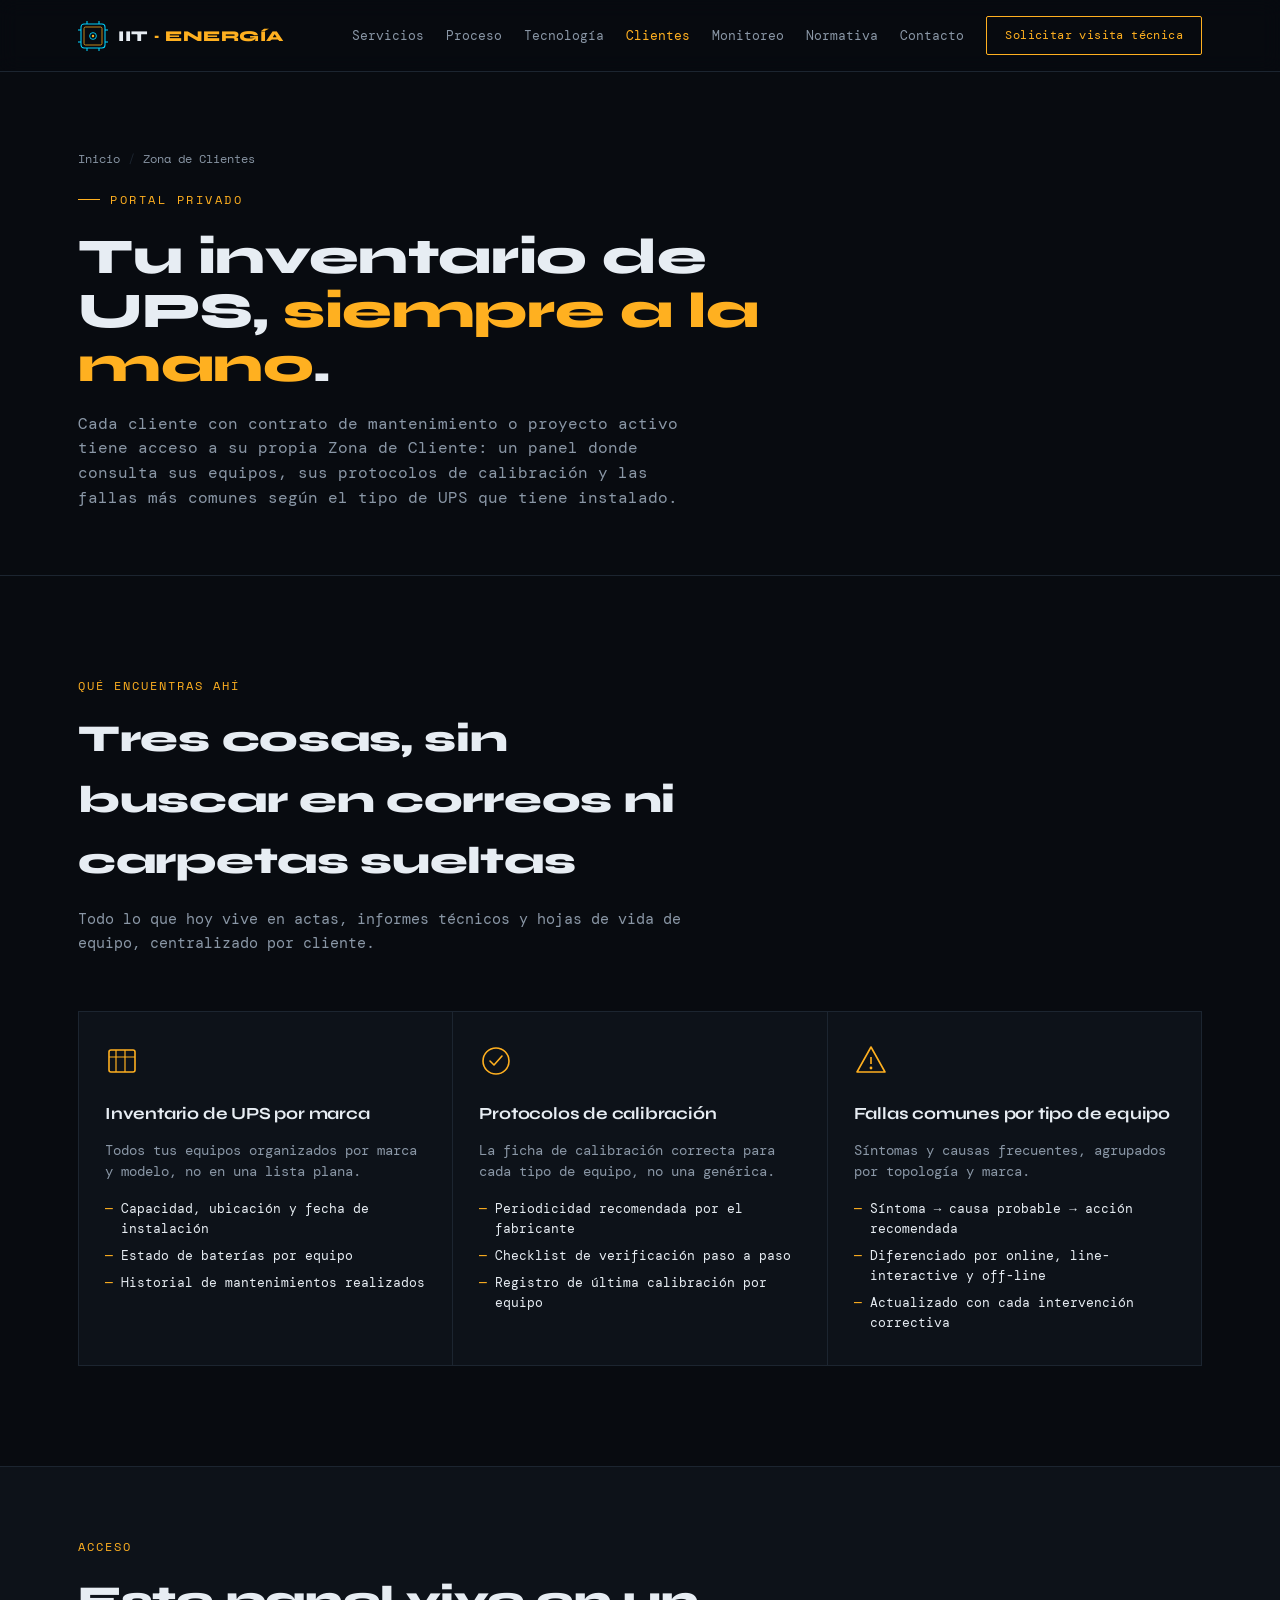
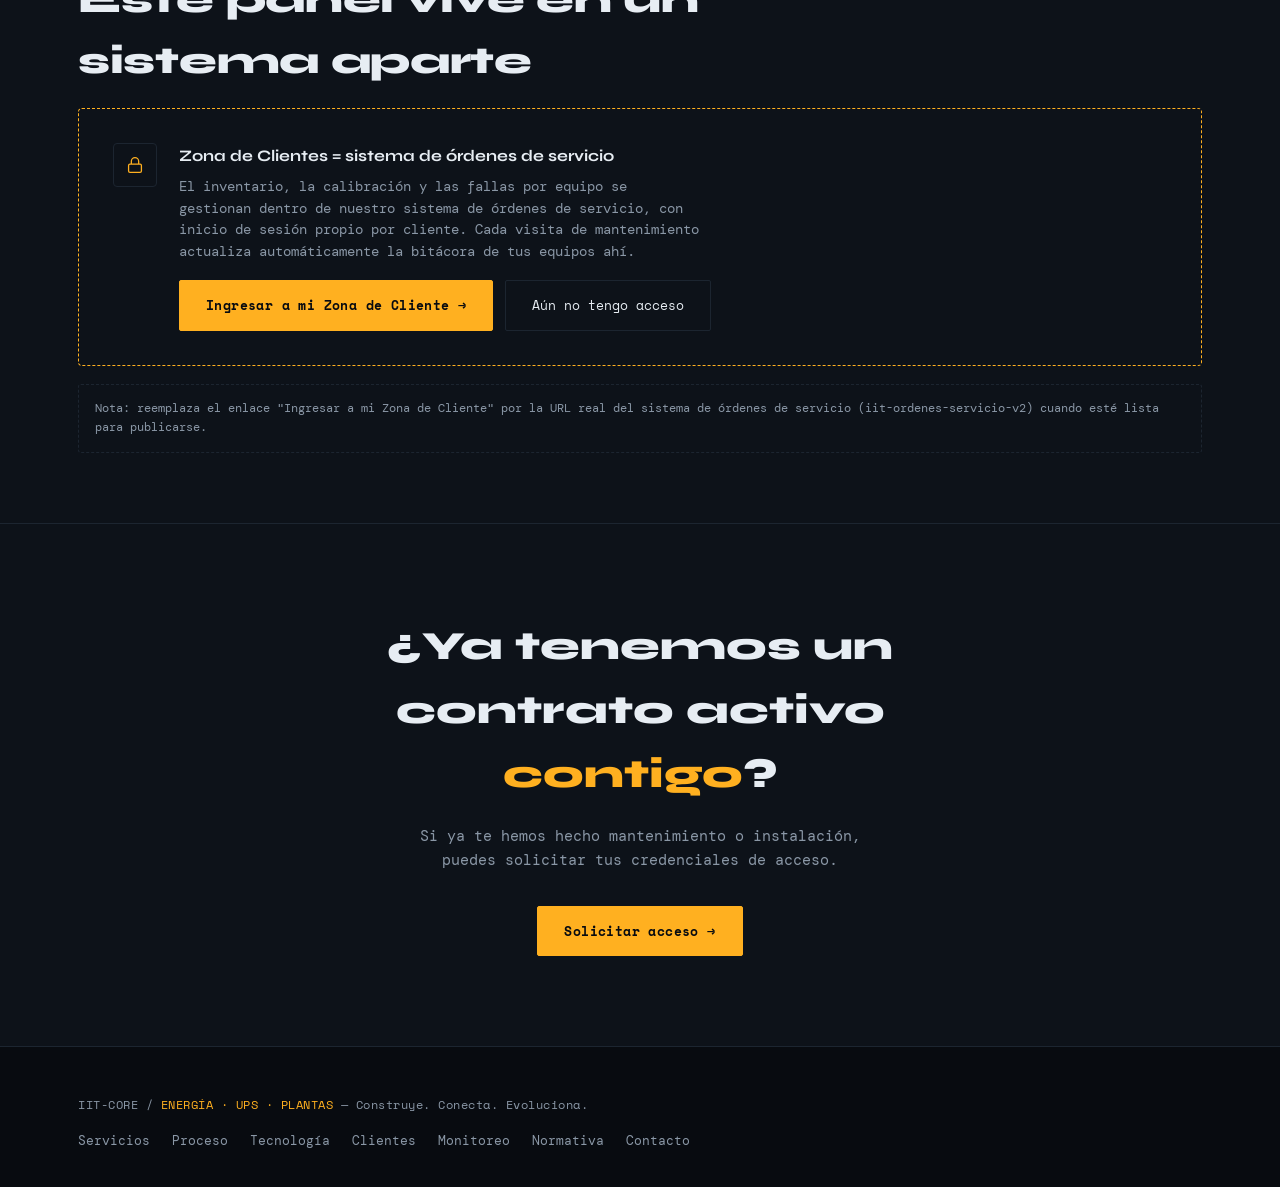
<file: zona-clientes.html>
<!DOCTYPE html>
<html lang="es">
<head>
<meta charset="UTF-8">
<meta name="viewport" content="width=device-width, initial-scale=1.0">
<title>Zona de Clientes · Energía & UPS · Infraestructura-IT</title>
<meta name="description" content="Zona de clientes: inventario de UPS por marca, protocolos de calibración y fallas comunes por tipo de equipo.">
<link rel="preconnect" href="https://fonts.googleapis.com">
<link rel="preconnect" href="https://fonts.gstatic.com" crossorigin>
<link href="https://fonts.googleapis.com/css2?family=Syne:wght@600;700;800&family=Space+Mono:ital,wght@0,400;0,700;1,400&family=DM+Mono:wght@400;500&display=swap" rel="stylesheet">
<link rel="stylesheet" href="assets/styles.css">
</head>
<body>

<header>
  <nav>
    <a class="chip" href="index.html">
      <svg viewBox="0 0 40 40" fill="none">
        <rect x="4" y="4" width="32" height="32" rx="4" stroke="#00D4FF" stroke-width="1.4"/>
        <rect x="8" y="8" width="24" height="24" rx="2" stroke="#FFB020" stroke-width="1"/>
        <circle cx="20" cy="20" r="4.5" stroke="#00D4FF" stroke-width="1.2"/>
        <circle cx="20" cy="20" r="1.6" fill="#FFB020"/>
        <line x1="0" y1="12" x2="4" y2="12" stroke="#00D4FF" stroke-width="1.4"/>
        <line x1="0" y1="28" x2="4" y2="28" stroke="#00D4FF" stroke-width="1.4"/>
        <line x1="36" y1="12" x2="40" y2="12" stroke="#00D4FF" stroke-width="1.4"/>
        <line x1="36" y1="28" x2="40" y2="28" stroke="#00D4FF" stroke-width="1.4"/>
        <line x1="12" y1="0" x2="12" y2="4" stroke="#00D4FF" stroke-width="1.4"/>
        <line x1="28" y1="0" x2="28" y2="4" stroke="#00D4FF" stroke-width="1.4"/>
        <line x1="12" y1="36" x2="12" y2="40" stroke="#00D4FF" stroke-width="1.4"/>
        <line x1="28" y1="36" x2="28" y2="40" stroke="#00D4FF" stroke-width="1.4"/>
      </svg>
      <div class="chip-text">IIT <span>· ENERGÍA</span></div>
    </a>
    <button class="menu-btn" id="menuBtn" aria-label="Abrir menú">☰</button>
    <div class="nav-links" id="navLinks">
      <a href="servicios.html">Servicios</a>
      <a href="proceso.html">Proceso</a>
      <a href="tecnologia.html">Tecnología</a>
      <a href="zona-clientes.html" class="active">Clientes</a>
      <a href="monitoreo.html">Monitoreo</a>
      <a href="normativa.html">Normativa</a>
      <a href="contacto.html">Contacto</a>
      <a href="contacto.html" class="nav-cta">Solicitar visita técnica</a>
    </div>
  </nav>
</header>

<section class="page-hero">
  <div class="wrap">
    <div class="crumb"><a href="index.html">Inicio</a><span class="sep">/</span>Zona de Clientes</div>
    <div class="eyebrow">Portal privado</div>
    <h1>Tu inventario de UPS, <em>siempre a la mano</em>.</h1>
    <p class="lead">
      Cada cliente con contrato de mantenimiento o proyecto activo tiene acceso a su propia
      Zona de Cliente: un panel donde consulta sus equipos, sus protocolos de calibración
      y las fallas más comunes según el tipo de UPS que tiene instalado.
    </p>
  </div>
</section>

<section class="section">
  <div class="wrap">
    <div class="section-head">
      <div class="section-eyebrow">Qué encuentras ahí</div>
      <h2>Tres cosas, sin buscar en correos ni carpetas sueltas</h2>
      <p>Todo lo que hoy vive en actas, informes técnicos y hojas de vida de equipo, centralizado por cliente.</p>
    </div>

    <div class="cards">
      <div class="card">
        <svg class="icon" viewBox="0 0 34 34" fill="none">
          <rect x="4" y="6" width="26" height="22" rx="2" stroke="#FFB020" stroke-width="1.6"/>
          <path d="M4 13h26M11 6v22M20 6v22" stroke="#FFB020" stroke-width="1.2"/>
        </svg>
        <h3>Inventario de UPS por marca</h3>
        <p>Todos tus equipos organizados por marca y modelo, no en una lista plana.</p>
        <ul>
          <li>Capacidad, ubicación y fecha de instalación</li>
          <li>Estado de baterías por equipo</li>
          <li>Historial de mantenimientos realizados</li>
        </ul>
      </div>

      <div class="card">
        <svg class="icon" viewBox="0 0 34 34" fill="none">
          <circle cx="17" cy="17" r="13" stroke="#FFB020" stroke-width="1.6"/>
          <path d="M11 17l4 4 8-9" stroke="#FFB020" stroke-width="1.6" stroke-linecap="round" stroke-linejoin="round"/>
        </svg>
        <h3>Protocolos de calibración</h3>
        <p>La ficha de calibración correcta para cada tipo de equipo, no una genérica.</p>
        <ul>
          <li>Periodicidad recomendada por el fabricante</li>
          <li>Checklist de verificación paso a paso</li>
          <li>Registro de última calibración por equipo</li>
        </ul>
      </div>

      <div class="card">
        <svg class="icon" viewBox="0 0 34 34" fill="none">
          <path d="M17 3 L31 28 H3 Z" stroke="#FFB020" stroke-width="1.6" fill="none" stroke-linejoin="round"/>
          <line x1="17" y1="13" x2="17" y2="20" stroke="#FFB020" stroke-width="1.6"/>
          <circle cx="17" cy="24" r="1.4" fill="#FFB020"/>
        </svg>
        <h3>Fallas comunes por tipo de equipo</h3>
        <p>Síntomas y causas frecuentes, agrupados por topología y marca.</p>
        <ul>
          <li>Síntoma → causa probable → acción recomendada</li>
          <li>Diferenciado por online, line-interactive y off-line</li>
          <li>Actualizado con cada intervención correctiva</li>
        </ul>
      </div>
    </div>
  </div>
</section>

<section class="section tight" style="border-top:1px solid var(--line); background:var(--surface);">
  <div class="wrap">
    <div class="section-head" style="margin-bottom:0;">
      <div class="section-eyebrow">Acceso</div>
      <h2>Este panel vive en un sistema aparte</h2>
    </div>

    <div class="portal-box">
      <div class="ic-wrap">
        <svg width="22" height="22" viewBox="0 0 24 24" fill="none"><rect x="5" y="11" width="14" height="9" rx="1.5" stroke="#FFB020" stroke-width="1.4"/><path d="M8 11V8a4 4 0 018 0v3" stroke="#FFB020" stroke-width="1.4"/></svg>
      </div>
      <div class="body">
        <h4>Zona de Clientes = sistema de órdenes de servicio</h4>
        <p>
          El inventario, la calibración y las fallas por equipo se gestionan dentro de nuestro
          sistema de órdenes de servicio, con inicio de sesión propio por cliente. Cada visita
          de mantenimiento actualiza automáticamente la bitácora de tus equipos ahí.
        </p>
        <div class="actions">
          <a href="#" class="btn-primary">Ingresar a mi Zona de Cliente →</a>
          <a href="contacto.html" class="btn-secondary">Aún no tengo acceso</a>
        </div>
      </div>
    </div>
    <div class="note-box" style="margin-top:18px;">
      Nota: reemplaza el enlace "Ingresar a mi Zona de Cliente" por la URL real del sistema de
      órdenes de servicio (iit-ordenes-servicio-v2) cuando esté lista para publicarse.
    </div>
  </div>
</section>

<div class="cta">
  <div class="wrap">
    <h2>¿Ya tenemos un contrato activo <em>contigo</em>?</h2>
    <p>Si ya te hemos hecho mantenimiento o instalación, puedes solicitar tus credenciales de acceso.</p>
    <a href="contacto.html" class="btn-primary">Solicitar acceso →</a>
  </div>
</div>

<footer>
  <div class="wrap foot-row">
    <div class="foot-tag">IIT-CORE / <span>ENERGÍA · UPS · PLANTAS</span> — Construye. Conecta. Evoluciona.</div>
    <div class="foot-links">
      <a href="servicios.html">Servicios</a>
      <a href="proceso.html">Proceso</a>
      <a href="tecnologia.html">Tecnología</a>
      <a href="zona-clientes.html">Clientes</a>
      <a href="monitoreo.html">Monitoreo</a>
      <a href="normativa.html">Normativa</a>
      <a href="contacto.html">Contacto</a>
    </div>
  </div>
</footer>

<script src="assets/site.js"></script>
</body>
</html>
</file>
<file: assets/styles.css>
:root{
  --bg:#080b10;
  --surface:#0d1219;
  --surface-2:#111826;
  --line:#1c2530;
  --text:#e7edf3;
  --text-dim:#8a97a6;
  --cyan:#00D4FF;
  --green:#10B981;
  --purple:#7C3AED;
  --amber:#FFB020;
  --amber-dim: rgba(255,176,32,.14);
  --danger:#FF5C5C;
  --font-display:'Syne', sans-serif;
  --font-mono:'Space Mono', monospace;
  --font-data:'DM Mono', monospace;
}
*{box-sizing:border-box; margin:0; padding:0;}
html{scroll-behavior:smooth;}
body{
  background:var(--bg);
  color:var(--text);
  font-family:var(--font-data);
  line-height:1.6;
  overflow-x:hidden;
}
a{color:inherit; text-decoration:none;}
.wrap{max-width:1180px; margin:0 auto; padding:0 28px;}
::selection{background:var(--amber); color:#080b10;}
@media (prefers-reduced-motion: reduce){
  *{animation-duration:.01ms !important; animation-iteration-count:1 !important; transition-duration:.01ms !important;}
}
img,svg{display:block; max-width:100%;}

/* ---------- NAV ---------- */
header{
  position:fixed; top:0; left:0; right:0; z-index:100;
  backdrop-filter:blur(10px);
  background:rgba(8,11,16,.72);
  border-bottom:1px solid var(--line);
}
nav{
  display:flex; align-items:center; justify-content:space-between;
  padding:16px 28px; max-width:1180px; margin:0 auto;
  position:relative;
}
.chip{display:flex; align-items:center; gap:10px;}
.chip svg{width:30px; height:30px; flex-shrink:0;}
.chip-text{font-family:var(--font-display); font-weight:800; font-size:15px; letter-spacing:.5px; white-space:nowrap;}
.chip-text span{color:var(--amber);}

.nav-links{display:flex; gap:22px; font-size:12.5px; color:var(--text-dim); align-items:center; flex-wrap:wrap; row-gap:6px;}
.nav-links a{transition:color .2s; white-space:nowrap;}
.nav-links a:hover{color:var(--amber);}
.nav-links a.active{color:var(--amber);}
.nav-cta{
  font-size:12px; padding:9px 18px; border:1px solid var(--amber);
  color:var(--amber); border-radius:2px; letter-spacing:.4px;
  transition:.2s; white-space:nowrap;
}
.nav-cta:hover{background:var(--amber); color:#080b10;}

.menu-btn{
  display:none; background:none; border:1px solid var(--line); color:var(--text);
  width:38px; height:38px; border-radius:2px; font-size:16px; cursor:pointer;
}

@media (max-width:860px){
  .nav-links{
    display:none; position:absolute; top:66px; left:0; right:0;
    background:var(--surface); border-bottom:1px solid var(--line);
    flex-direction:column; align-items:flex-start; gap:0; padding:8px 0;
  }
  .nav-links.open{display:flex;}
  .nav-links a{padding:14px 28px; width:100%; border-top:1px solid var(--line);}
  .nav-links a:first-child{border-top:none;}
  .nav-links .nav-cta{margin:14px 28px; display:inline-block;}
  .menu-btn{display:block;}
}

/* ---------- PAGE HERO (interior pages) ---------- */
.page-hero{
  padding:150px 0 64px; border-bottom:1px solid var(--line);
}
.eyebrow{
  font-family:var(--font-mono); font-size:12px; letter-spacing:2.5px;
  color:var(--amber); text-transform:uppercase; margin-bottom:20px;
  display:flex; align-items:center; gap:10px;
}
.eyebrow::before{content:''; width:22px; height:1px; background:var(--amber);}
.page-hero h1{
  font-family:var(--font-display); font-weight:800;
  font-size:clamp(30px,4.6vw,50px); line-height:1.08; letter-spacing:-.4px; max-width:820px;
}
.page-hero h1 em{color:var(--amber); font-style:normal;}
.page-hero p.lead{margin-top:20px; max-width:600px; color:var(--text-dim); font-size:15.5px;}
.crumb{font-family:var(--font-mono); font-size:11.5px; color:var(--text-dim); margin-bottom:22px;}
.crumb a:hover{color:var(--amber);}
.crumb .sep{margin:0 8px; color:var(--line);}

/* ---------- HOME HERO ---------- */
.hero{padding:168px 0 90px; position:relative; border-bottom:1px solid var(--line); overflow:hidden;}
.hero h1{font-family:var(--font-display); font-weight:800; font-size:clamp(34px,5.4vw,62px); line-height:1.06; letter-spacing:-.5px; max-width:800px;}
.hero h1 em{color:var(--amber); font-style:normal;}
.hero p.lead{margin-top:24px; max-width:560px; color:var(--text-dim); font-size:16px;}
.hero-actions{display:flex; gap:14px; margin-top:36px; flex-wrap:wrap;}

.btn-primary{
  background:var(--amber); color:#080b10; font-family:var(--font-mono);
  font-weight:700; font-size:13px; padding:14px 26px; border-radius:2px;
  letter-spacing:.4px; transition:.2s; display:inline-block; border:1px solid var(--amber);
}
.btn-primary:hover{background:#ffc75c;}
.btn-secondary{
  border:1px solid var(--line); color:var(--text); font-family:var(--font-mono);
  font-size:13px; padding:14px 26px; border-radius:2px; transition:.2s; display:inline-block;
}
.btn-secondary:hover{border-color:var(--amber); color:var(--amber);}

/* waveform signature */
.wave-box{
  margin-top:64px; border:1px solid var(--line); background:var(--surface);
  border-radius:4px; padding:0; position:relative; overflow:hidden;
}
.wave-box .tag{position:absolute; top:14px; left:18px; font-family:var(--font-mono); font-size:10.5px; letter-spacing:1.5px; color:var(--text-dim); z-index:3;}
.wave-box .tag.right{left:auto; right:18px; color:var(--amber);}
.wave-svg{display:block; width:100%; height:220px;}
.wave-clip{
  position:absolute; top:0; left:0; height:100%; width:0%;
  overflow:hidden; border-right:1.5px solid var(--amber);
  box-shadow: 6px 0 24px -2px rgba(255,176,32,.55);
  animation: sweep 6s ease-in-out infinite;
}
.wave-clip svg{position:absolute; top:0; left:0; height:220px; width:1180px; max-width:none;}
@keyframes sweep{0%{width:0%;} 45%{width:100%;} 55%{width:100%;} 100%{width:0%;}}

/* ---------- SCOPE STRIP ---------- */
.strip{border-bottom:1px solid var(--line); background:var(--surface);}
.strip .wrap{display:grid; grid-template-columns:repeat(4,1fr); gap:0;}
.strip-item{padding:26px 22px; border-left:1px solid var(--line);}
.strip-item:first-child{border-left:none;}
.strip-item .n{font-family:var(--font-mono); color:var(--amber); font-size:11px; letter-spacing:1.5px;}
.strip-item p{margin-top:8px; font-size:13.5px; color:var(--text-dim);}
@media (max-width:900px){.strip .wrap{grid-template-columns:repeat(2,1fr);} .strip-item:nth-child(3){border-left:none;}}
@media (max-width:560px){.strip .wrap{grid-template-columns:1fr;} .strip-item{border-left:none !important; border-top:1px solid var(--line);} .strip-item:first-child{border-top:none;}}

/* ---------- SECTION ---------- */
.section{padding:100px 0;}
.section.tight{padding:70px 0;}
.section-head{max-width:640px; margin-bottom:56px;}
.section-eyebrow{font-family:var(--font-mono); font-size:12px; color:var(--amber); letter-spacing:2px; text-transform:uppercase; margin-bottom:14px;}
.section-head h2{font-family:var(--font-display); font-weight:800; font-size:clamp(26px,3.4vw,38px); letter-spacing:-.3px;}
.section-head p{margin-top:16px; color:var(--text-dim); font-size:15px;}

/* ---------- SERVICE CARDS ---------- */
.cards{display:grid; grid-template-columns:repeat(3,1fr); gap:1px; background:var(--line); border:1px solid var(--line);}
@media (max-width:900px){.cards{grid-template-columns:repeat(2,1fr);}}
@media (max-width:600px){.cards{grid-template-columns:1fr;}}
.card{background:var(--surface); padding:32px 26px; position:relative; transition:background .25s;}
.card:hover{background:var(--surface-2);}
.card .icon{width:34px; height:34px; margin-bottom:22px;}
.card h3{font-family:var(--font-display); font-weight:700; font-size:17px; margin-bottom:12px; letter-spacing:-.2px;}
.card p{color:var(--text-dim); font-size:13.5px; margin-bottom:16px;}
.card ul{list-style:none; display:flex; flex-direction:column; gap:7px;}
.card li{font-size:12.5px; color:var(--text); display:flex; gap:8px; align-items:baseline;}
.card li::before{content:'—'; color:var(--amber); flex-shrink:0;}
.card-link{margin-top:44px; text-align:center;}

/* ---------- PROCESS ---------- */
.process-wrap{background:var(--surface); border:1px solid var(--line); border-radius:4px; overflow:hidden;}
.process{display:grid; grid-template-columns:repeat(5,1fr);}
@media (max-width:900px){.process{grid-template-columns:repeat(2,1fr);}}
@media (max-width:560px){.process{grid-template-columns:1fr;}}
.pstep{padding:30px 22px; border-left:1px solid var(--line); position:relative;}
.pstep:first-child{border-left:none;}
@media (max-width:900px){.pstep:nth-child(odd){border-left:none;} .pstep{border-top:1px solid var(--line);} .pstep:nth-child(-n+2){border-top:none;}}
@media (max-width:560px){.pstep{border-left:none !important;} .pstep:nth-child(-n+2){border-top:none;} .pstep:not(:first-child){border-top:1px solid var(--line);}}
.pstep .num{font-family:var(--font-mono); color:var(--amber); font-size:22px; font-weight:700; display:block; margin-bottom:14px;}
.pstep h4{font-family:var(--font-display); font-size:14.5px; margin-bottom:8px;}
.pstep p{font-size:12.5px; color:var(--text-dim);}

/* expanded process (proceso.html) */
.proc-detail{border:1px solid var(--line); border-radius:4px; background:var(--surface); margin-bottom:1px;}
.proc-row{display:grid; grid-template-columns:90px 1fr 1.3fr; gap:0; border-bottom:1px solid var(--line);}
.proc-row:last-child{border-bottom:none;}
@media (max-width:760px){.proc-row{grid-template-columns:1fr;}}
.proc-num{
  font-family:var(--font-mono); color:var(--amber); font-size:26px; font-weight:700;
  padding:26px 22px; border-right:1px solid var(--line); display:flex; align-items:flex-start;
}
@media (max-width:760px){.proc-num{border-right:none; border-bottom:1px solid var(--line); padding-bottom:10px;}}
.proc-main{padding:26px 22px; border-right:1px solid var(--line);}
@media (max-width:760px){.proc-main{border-right:none; border-bottom:1px solid var(--line);}}
.proc-main h4{font-family:var(--font-display); font-size:17px; margin-bottom:8px;}
.proc-main p{color:var(--text-dim); font-size:13.5px;}
.proc-side{padding:26px 22px;}
.proc-side ul{list-style:none; display:flex; flex-direction:column; gap:8px;}
.proc-side li{font-size:12.5px; color:var(--text); display:flex; gap:8px;}
.proc-side li::before{content:'—'; color:var(--amber); flex-shrink:0;}

/* ---------- SPECS TABLE ---------- */
table{width:100%; border-collapse:collapse; font-size:13px;}
thead th{text-align:left; padding:14px 18px; border-bottom:1px solid var(--line); font-family:var(--font-mono); font-size:11px; letter-spacing:1px; color:var(--amber); text-transform:uppercase; font-weight:400;}
tbody td{padding:16px 18px; border-bottom:1px solid var(--line); color:var(--text-dim);}
tbody td:first-child{color:var(--text); font-weight:600;}
tbody tr:hover td{background:var(--surface);}
.table-wrap{border:1px solid var(--line); border-radius:4px; overflow:hidden; overflow-x:auto; margin-bottom:40px;}

.norms{display:flex; gap:10px; flex-wrap:wrap; margin-top:20px;}
.norm{font-family:var(--font-mono); font-size:11px; letter-spacing:.5px; border:1px solid var(--line); padding:8px 14px; border-radius:2px; color:var(--text-dim);}
.norm b{color:var(--amber);}

/* normativa detail blocks */
.norm-detail{display:grid; grid-template-columns:1fr 1fr 1fr; gap:1px; background:var(--line); border:1px solid var(--line); margin-top:56px;}
@media (max-width:860px){.norm-detail{grid-template-columns:1fr;}}
.norm-block{background:var(--surface); padding:30px 26px;}
.norm-block .code{font-family:var(--font-mono); color:var(--amber); font-size:12px; letter-spacing:1px; margin-bottom:14px;}
.norm-block h4{font-family:var(--font-display); font-size:16px; margin-bottom:12px;}
.norm-block p{font-size:13px; color:var(--text-dim);}

/* ---------- DIAGRAM (tecnologia.html) ---------- */
.diagram-frame{
  border:1px solid var(--line); border-radius:4px; background:var(--surface);
  padding:26px; overflow-x:auto;
}
.diagram-frame svg{min-width:900px; width:100%; height:auto;}
.legend{display:flex; flex-wrap:wrap; gap:22px; margin-top:24px; font-size:12px; color:var(--text-dim);}
.legend .dot{display:inline-block; width:10px; height:10px; border-radius:50%; margin-right:8px; vertical-align:middle;}

.stage-list{border:1px solid var(--line); border-radius:4px; overflow:hidden; margin-top:20px;}
.stage{display:grid; grid-template-columns:64px 1fr; border-bottom:1px solid var(--line);}
.stage:last-child{border-bottom:none;}
.stage .sn{background:var(--surface); font-family:var(--font-mono); color:var(--amber); font-size:18px; font-weight:700; display:flex; align-items:center; justify-content:center; border-right:1px solid var(--line);}
.stage .sc{padding:20px 24px; background:var(--surface-2);}
.stage .sc h4{font-family:var(--font-display); font-size:15px; margin-bottom:6px;}
.stage .sc p{font-size:13px; color:var(--text-dim);}

.compare-table td, .compare-table th{font-size:12.5px;}
.tick{color:var(--green);} .cross{color:var(--danger);} .mid{color:var(--amber);}

/* ---------- CONTACT ---------- */
.contact-grid{display:grid; grid-template-columns:1.1fr .9fr; gap:1px; background:var(--line); border:1px solid var(--line);}
@media (max-width:860px){.contact-grid{grid-template-columns:1fr;}}
.contact-main{background:var(--surface); padding:40px;}
.contact-main h3{font-family:var(--font-display); font-size:20px; margin-bottom:14px;}
.contact-main p{color:var(--text-dim); font-size:14px; margin-bottom:26px; max-width:460px;}
.contact-channels{display:flex; flex-direction:column; gap:14px;}
.channel{
  display:flex; align-items:center; gap:14px; padding:16px 18px; border:1px solid var(--line);
  border-radius:3px; transition:.2s;
}
.channel:hover{border-color:var(--amber);}
.channel .ic{width:20px; height:20px; flex-shrink:0;}
.channel .label{font-family:var(--font-mono); font-size:10.5px; color:var(--text-dim); letter-spacing:1px; text-transform:uppercase;}
.channel .value{font-size:14px; margin-top:2px;}
.contact-side{background:var(--surface-2); padding:40px;}
.contact-side h4{font-family:var(--font-display); font-size:15px; margin-bottom:16px;}
.contact-side .row{display:flex; justify-content:space-between; padding:12px 0; border-bottom:1px solid var(--line); font-size:13px;}
.contact-side .row:last-child{border-bottom:none;}
.contact-side .row span:first-child{color:var(--text-dim);}
.note-box{margin-top:22px; padding:14px 16px; border:1px dashed var(--line); border-radius:3px; font-size:12px; color:var(--text-dim);}

/* ---------- PORTAL CALLOUT (zona-clientes) ---------- */
.portal-box{
  border:1px dashed var(--amber); border-radius:4px; background:var(--surface);
  padding:34px; display:flex; gap:22px; align-items:flex-start; flex-wrap:wrap; margin-top:16px;
}
.portal-box .ic-wrap{
  width:44px; height:44px; border:1px solid var(--line); border-radius:4px;
  display:flex; align-items:center; justify-content:center; flex-shrink:0;
}
.portal-box .body{flex:1; min-width:220px;}
.portal-box h4{font-family:var(--font-display); font-size:16px; margin-bottom:8px;}
.portal-box p{font-size:13.5px; color:var(--text-dim); margin-bottom:18px; max-width:520px;}
.portal-box .actions{display:flex; gap:12px; flex-wrap:wrap;}

/* ---------- DEVICE TAGS (monitoreo) ---------- */
.tag-row{display:flex; flex-wrap:wrap; gap:8px; margin-top:14px;}
.dtag{
  font-family:var(--font-mono); font-size:10.5px; letter-spacing:.5px; color:var(--text-dim);
  border:1px solid var(--line); padding:6px 10px; border-radius:2px;
}

/* ---------- CTA ---------- */
.cta{background:var(--surface); border-top:1px solid var(--line); border-bottom:1px solid var(--line); padding:90px 0; text-align:center;}
.cta h2{font-family:var(--font-display); font-weight:800; font-size:clamp(26px,3.6vw,40px); max-width:620px; margin:0 auto 18px;}
.cta h2 em{color:var(--amber); font-style:normal;}
.cta p{color:var(--text-dim); max-width:480px; margin:0 auto 34px; font-size:15px;}

/* ---------- FOOTER ---------- */
footer{padding:48px 0 36px;}
.foot-row{display:flex; justify-content:space-between; align-items:center; flex-wrap:wrap; gap:16px;}
.foot-tag{font-family:var(--font-mono); font-size:12px; color:var(--text-dim); letter-spacing:.5px;}
.foot-tag span{color:var(--amber);}
.foot-links{display:flex; gap:22px; font-size:12.5px; color:var(--text-dim); flex-wrap:wrap;}
.foot-links a:hover{color:var(--amber);}
</file>
